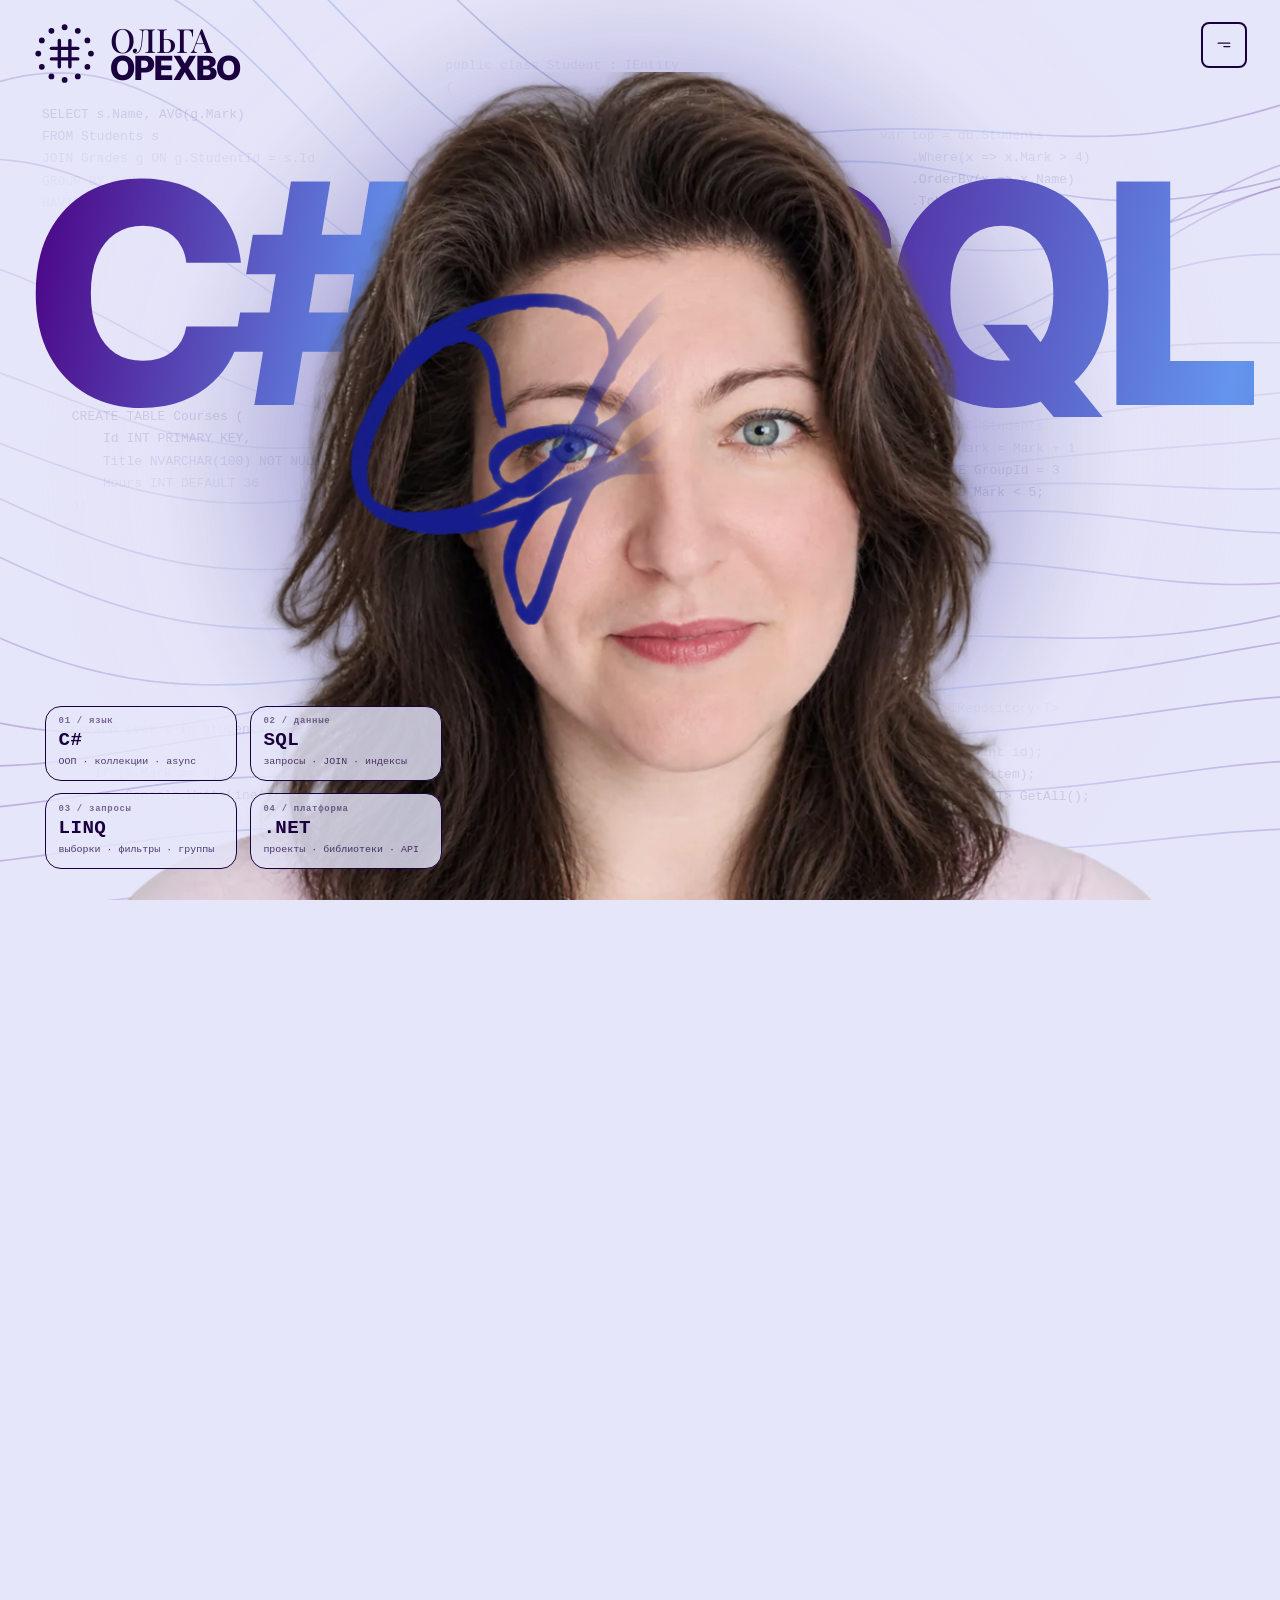
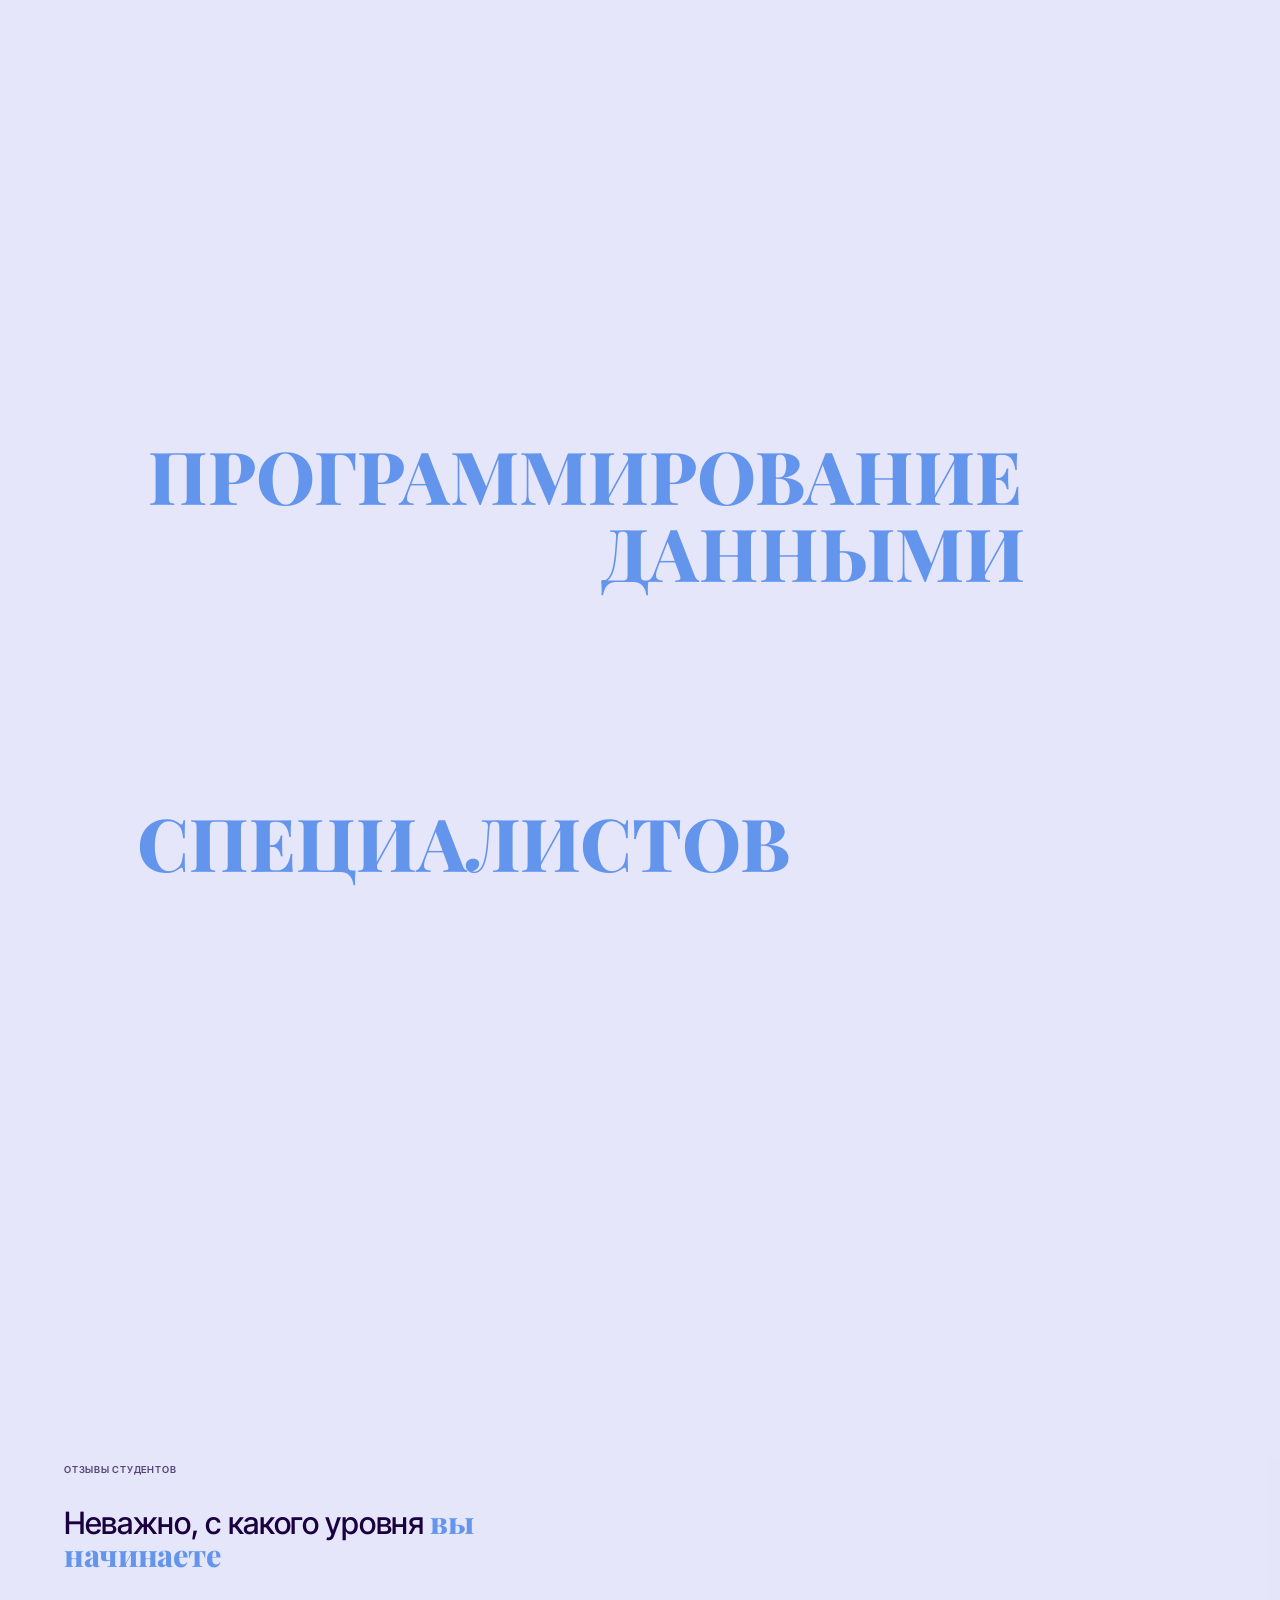
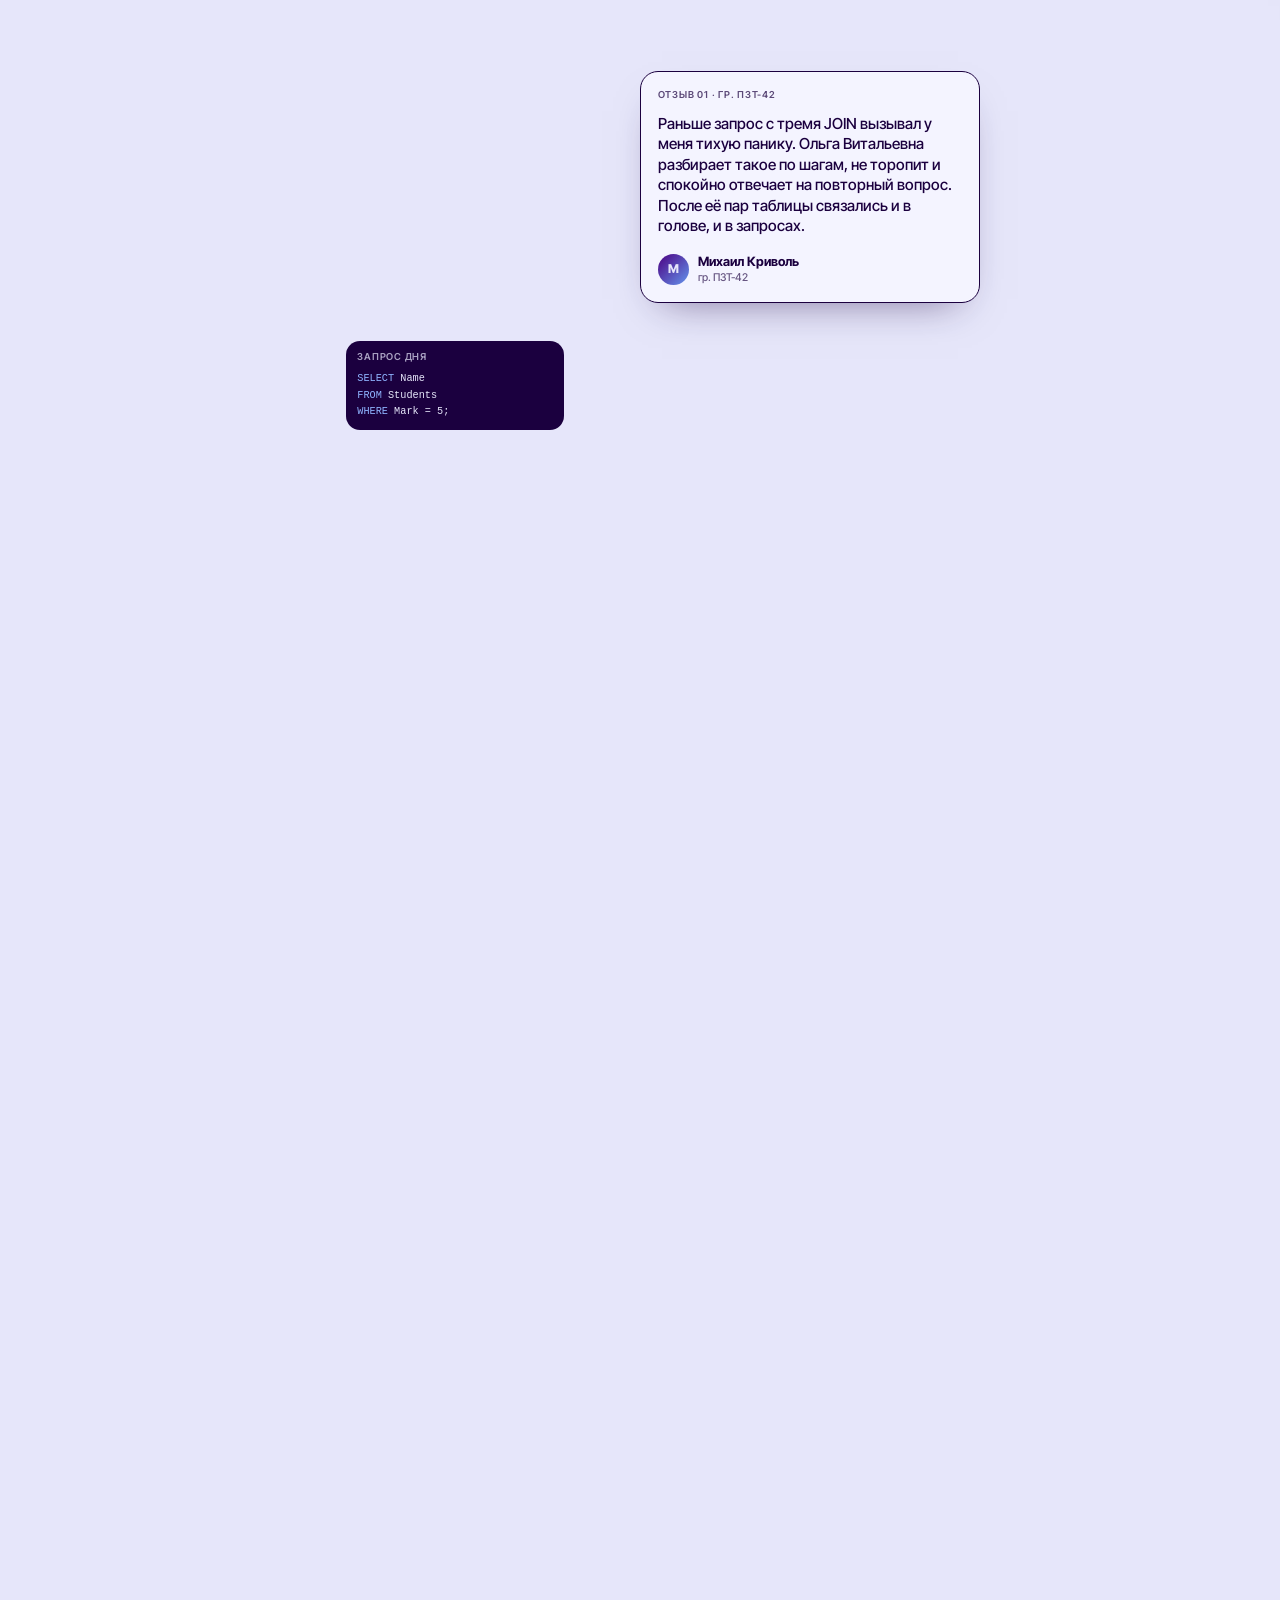
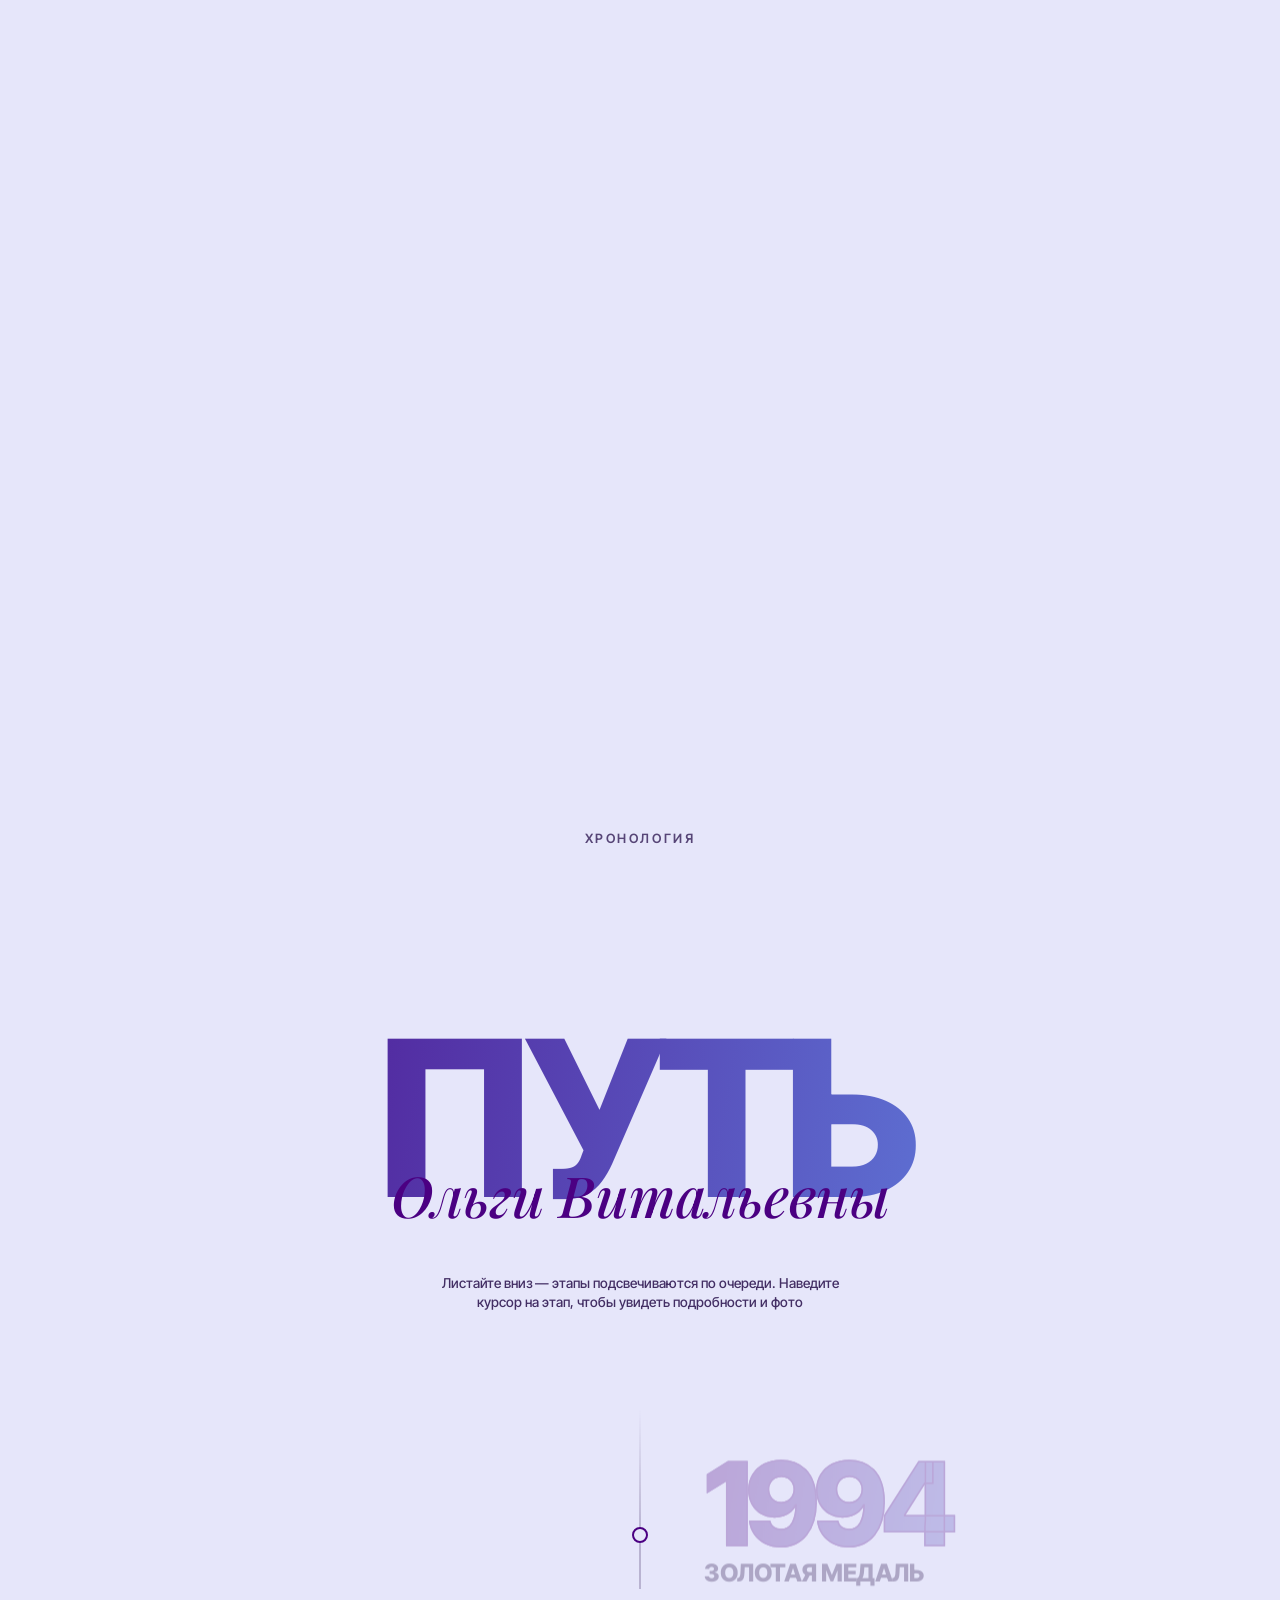
<file: index.html>
<!DOCTYPE html>
<html lang="ru">
<head>
<meta charset="utf-8">
<meta name="viewport" content="width=device-width, initial-scale=1, viewport-fit=cover">
<title>Орехво Ольга Витальевна — преподаватель C# и SQL</title>
<link rel="preconnect" href="https://fonts.googleapis.com"><link rel="preconnect" href="https://fonts.gstatic.com" crossorigin>
<link href="https://fonts.googleapis.com/css2?family=Inter+Tight:wght@500;700;800&family=Playfair+Display:wght@500;800&display=swap" rel="stylesheet">
<link rel="stylesheet" href="css/main.css">
<link href="https://fonts.googleapis.com/css2?family=Montserrat:ital,wght@0,600;0,800;1,600&display=swap" rel="stylesheet">
<link rel="stylesheet" href="footer/footer.css">
</head>
<body>
<canvas id="topo" aria-hidden="true"></canvas>
<div class="iri" aria-hidden="true"><i></i><i></i><i></i></div>

<header id="top">
  <a class="logo" href="#story" aria-label="Орехво Ольга Витальевна">
    <svg class="mark" viewBox="0 0 48 48" stroke="currentColor" stroke-width="2.6" stroke-linecap="round" fill="none" aria-hidden="true">
      <circle class="d" style="animation-delay:0.00s" cx="44.0" cy="24.0" r="2.2" fill="currentColor" stroke="none"/><circle class="d" style="animation-delay:0.25s" cx="41.3" cy="34.0" r="2.2" fill="currentColor" stroke="none"/><circle class="d" style="animation-delay:0.50s" cx="34.0" cy="41.3" r="2.2" fill="currentColor" stroke="none"/><circle class="d" style="animation-delay:0.75s" cx="24.0" cy="44.0" r="2.2" fill="currentColor" stroke="none"/><circle class="d" style="animation-delay:1.00s" cx="14.0" cy="41.3" r="2.2" fill="currentColor" stroke="none"/><circle class="d" style="animation-delay:1.25s" cx="6.7" cy="34.0" r="2.2" fill="currentColor" stroke="none"/><circle class="d" style="animation-delay:1.50s" cx="4.0" cy="24.0" r="2.2" fill="currentColor" stroke="none"/><circle class="d" style="animation-delay:1.75s" cx="6.7" cy="14.0" r="2.2" fill="currentColor" stroke="none"/><circle class="d" style="animation-delay:2.00s" cx="14.0" cy="6.7" r="2.2" fill="currentColor" stroke="none"/><circle class="d" style="animation-delay:2.25s" cx="24.0" cy="4.0" r="2.2" fill="currentColor" stroke="none"/><circle class="d" style="animation-delay:2.50s" cx="34.0" cy="6.7" r="2.2" fill="currentColor" stroke="none"/><circle class="d" style="animation-delay:2.75s" cx="41.3" cy="14.0" r="2.2" fill="currentColor" stroke="none"/>
      <path class="h" style="animation-delay:0s" d="M20 14v20" pathLength="100"/>
      <path class="h" style="animation-delay:.15s" d="M28 14v20" pathLength="100"/>
      <path class="h" style="animation-delay:.3s" d="M14 20h20" pathLength="100"/>
      <path class="h" style="animation-delay:.45s" d="M14 28h20" pathLength="100"/>
    </svg>
    <span class="nm"><b>Ольга</b><b>Орехво</b></span>
  </a>
  <div class="btns" id="hmenu">
    <nav class="drawer" id="drawer" aria-label="Разделы сайта">
      <a href="#story">Главная</a><a href="#about">Обо мне</a><a href="#reviews">Отзывы</a><a href="#timeline">Хронология</a><a href="#profile">Дисциплины</a><a href="#pupils">Ученики</a><a href="#gallery">Фотоальбом</a><a href="#voices">Коллеги</a><a href="#awards">Награды</a>
    </nav>
    <button class="btn menu" aria-label="Меню" aria-expanded="false" aria-controls="drawer"><svg viewBox="0 0 24 10" fill="none" stroke="currentColor" stroke-width="2.4" stroke-linecap="round"><path d="M2 2h20M12 8h10" stroke="#1B003F"/></svg></button>
  </div>
</header>

<section id="story">
  <div class="stage">
    <div class="marq" id="marq">
      <div class="row a" id="ra"></div>
      <div class="row b" id="rb"></div>
    </div>
    <div class="shot" id="shotbg"></div>
    <div class="hero" id="hero">
      <div class="big l">C#</div><div class="big r">SQL</div>
    </div>
    <div class="shot" id="shot">
      <img decoding="async" id="ph" alt="Преподаватель" src="images/embedded-01.webp">
    </div>
    <div class="hchips" id="hchips"><span class="chip"><i>01 / язык</i><b>C#</b><small>ООП · коллекции · async</small></span><span class="chip"><i>02 / данные</i><b>SQL</b><small>запросы · JOIN · индексы</small></span><span class="chip"><i>03 / запросы</i><b>LINQ</b><small>выборки · фильтры · группы</small></span><span class="chip"><i>04 / платформа</i><b>.NET</b><small>проекты · библиотеки · API</small></span></div>
    <svg class="sig" id="sig" viewBox="0 0 855 856">
      <defs><filter id="fat" x="-2%" y="-2%" width="104%" height="104%"><feMorphology operator="dilate" radius="2.6"/></filter><linearGradient id="wg" gradientUnits="userSpaceOnUse" x1="0" y1="0" x2="855" y2="0"><stop id="w1" offset="0" stop-color="#fff"/><stop id="w2" offset="0" stop-color="#000"/></linearGradient><mask id="sm" maskUnits="userSpaceOnUse" x="0" y="0" width="855" height="856"><rect width="855" height="856" fill="url(#wg)"/></mask></defs>
      <image href="images/embedded-02.png" width="855" height="856" mask="url(#sm)" filter="url(#fat)"/>
    </svg>
  </div>
</section>

<section id="about">
  <h2><em>Программирование</em> на C#, работа с <em>данными</em> на SQL, умение объяснять сложное простыми словами. Подготовка <em>специалистов</em>, которые пишут чистый код и&nbsp;проектируют базы, которым можно доверять</h2>
</section>

<section id="reviews" aria-label="Отзывы студентов">
  <div class="rstage">
    <div class="ri rint rtext" style="--x:.05;--y:15" data-d="1"><div class="rcap">Отзывы студентов</div><p>Неважно, с какого уровня <b>вы начинаете</b></p></div>
    <!-- Отзывы группы ПЗТ-42: тексты — черновики, каждый автор правит свой под себя. --x/--y — позиция на ПК, --xm/--ym — на телефоне (≤700px) -->
    <article class="ri rc" style="--x:0.50;--y:38;--xm:.2;--ym:52" data-d="1.05" data-dm="1"><div class="rcap">Отзыв 01 · гр. ПЗТ-42</div><q>Раньше запрос с тремя JOIN вызывал у меня тихую панику. Ольга Витальевна разбирает такое по шагам, не торопит и спокойно отвечает на повторный вопрос. После её пар таблицы связались и в голове, и в запросах.</q><div class="who"><i>М</i><span>Михаил Криволь<small>гр. ПЗТ-42</small></span></div></article>
    <article class="ri rc" style="--x:1.02;--y:10;--xm:1.05;--ym:11" data-d="1.0" data-dm="1"><div class="rcap">Отзыв 02 · гр. ПЗТ-42</div><q>Требовательная, это правда. Зато не делает вид, что всё очевидно, и разбирает ошибки до конца. На C# чужой код после её пар читать стало заметно проще.</q><div class="who"><i>И</i><span>Иван Нестеренко<small>гр. ПЗТ-42</small></span></div></article>
    <article class="ri rc" style="--x:1.46;--y:54;--xm:1.25;--ym:52" data-d="1.1" data-dm="1"><div class="rcap">Отзыв 03 · гр. ПЗТ-42</div><q>На КПиЯП C# сначала пугал: классы, наследование, всё сразу. Ольга Витальевна объясняет спокойно и на примерах, и в какой-то момент я поймала себя на том, что сама понимаю, что пишу.</q><div class="who"><i>Е</i><span>Екатерина Овсяник<small>гр. ПЗТ-42</small></span></div></article>
    <article class="ri rc rbig" style="--x:1.92;--y:14;--xm:2.05;--ym:11" data-d="0.95" data-dm="1" data-cap="Отзыв студентки" data-name="Виктория Машуто" data-sub="гр. ПЗТ-42" data-full="Занятия с Ольгой Витальевной — это мощный баланс теории и практики в сфере C# и баз данных. Но главное — это её невероятная вовлеченность. Как настоящий наставник, она искренне болеет за мой результат на ProfSkills и помогает справляться со всеми трудностями подготовки. Очень ценю её поддержку и безумно рада была работать над разработкой этого сайта!"><div class="rcap">Отзыв 04 · гр. ПЗТ-42</div><q>Занятия с Ольгой Витальевной — это мощный баланс теории и практики в сфере C# и баз данных. Но главное — это её невероятная вовлеченность…</q><button type="button" class="rmore" data-open="rmodal">Читать подробнее →</button><div class="who"><i>В</i><span>Виктория Машуто<small>гр. ПЗТ-42</small></span></div></article>
    <article class="ri rc rbig" style="--x:2.4;--y:42;--xm:2.2;--ym:52" data-d="1.0" data-dm="1"><div class="rcap">Отзыв 05 · выпускник 2017 г.</div><q>Об Ольге Витальевне у меня остались исключительно тёплые и положительные воспоминания. Это не только замечательный преподаватель, который умеет заинтересовать своим предметом…</q><button type="button" class="rmore" data-open="rmodal">Читать подробнее →</button><div class="who"><i>Д</i><span>Денис Чеберачко<small>выпускник · WorldSkills</small></span></div></article>
    <!-- Отзывы группы ПЗТ-44 -->
    <article class="ri rc rbig" style="--x:3.0;--y:12;--xm:3.05;--ym:11" data-d="1.0" data-dm="1" data-cap="Отзыв студента" data-name="Панько Д.М." data-sub="гр. ПЗТ-44" data-full="Хочу выразить благодарность Ольге Витальевне за качественное преподавание. Материал она объясняет понятно и последовательно, всегда готова ответить на вопросы и разобрать сложные моменты ещё раз. На занятиях спокойная и доброжелательная атмосфера, а требования к работам чёткие и справедливые. Видно, что Ольге Витальевне важно, чтобы студенты действительно разобрались в предмете. Спасибо за терпение, поддержку и интересные занятия!"><div class="rcap">Отзыв 06 · гр. ПЗТ-44</div><q>Хочу выразить благодарность Ольге Витальевне за качественное преподавание. Материал она объясняет понятно и последовательно…</q><button type="button" class="rmore" data-open="rmodal">Читать подробнее →</button><div class="who"><i>Д</i><span>Панько Д.М.<small>гр. ПЗТ-44</small></span></div></article>
    <article class="ri rc rbig" style="--x:3.45;--y:46;--xm:3.3;--ym:52" data-d="1.05" data-dm="1" data-cap="Отзыв студента" data-name="Зименков И.С." data-sub="гр. ПЗТ-44" data-full="Ольга Витальевна — просто золотой человек и преподаватель от бога. С ней максимально комфортно учиться: она никогда не давит, не нудит, а объясняет всё нормальным, человеческим языком. На уроках всегда приятная атмосфера, нет этого вечного страха сделать ошибку. Она видит в каждом из нас личность, всегда выслушает и поддерживает, если что-то не получается. К такому учителю реально хочется ходить на занятия!"><div class="rcap">Отзыв 07 · гр. ПЗТ-44</div><q>Ольга Витальевна — просто золотой человек и преподаватель от бога. С ней максимально комфортно учиться: она никогда не давит, не…</q><button type="button" class="rmore" data-open="rmodal">Читать подробнее →</button><div class="who"><i>И</i><span>Зименков И.С.<small>гр. ПЗТ-44</small></span></div></article>
    <article class="ri rc" style="--x:3.9;--y:16;--xm:4.05;--ym:11" data-d="0.95" data-dm="1"><div class="rcap">Отзыв 08 · гр. ПЗТ-44</div><q>Спасибо Ольге Витальевне за её доброту и терпение! Она никогда не ругает за ошибки, а наоборот — помогает и поддерживает. С ней хочется учиться, и C# уже не кажется таким сложным. Очень вам благодарна!</q><div class="who"><i>Н</i><span>Малиновская Н.А.<small>гр. ПЗТ-44</small></span></div></article>
    <article class="ri rc" style="--x:4.35;--y:50;--xm:4.15;--ym:52" data-d="1.1" data-dm="1"><div class="rcap">Отзыв 09 · гр. ПЗТ-44</div><q>Ольга Витальевна — замечательный учитель. Объясняет понятно, помогает, если что-то не понимаешь. На уроках спокойно, можно не бояться отвечать. Спасибо вам большое!</q><div class="who"><i>В</i><span>Куличёв В.В.<small>гр. ПЗТ-44</small></span></div></article>
    <article class="ri rc rbig" style="--x:4.8;--y:10;--xm:5.05;--ym:11" data-d="1.0" data-dm="1" data-cap="Отзыв студента" data-name="Белько В.В." data-sub="гр. ПЗТ-44" data-full="Огромное спасибо Ольге Витальевне за то, что сложный и объёмный C# стал для меня понятным и интересным! Благодаря её объяснениям даже самые запутанные темы наконец-то уложились в голове, и программирование перестало казаться чем-то недостижимым."><div class="rcap">Отзыв 10 · гр. ПЗТ-44</div><q>Огромное спасибо Ольге Витальевне за то, что сложный и объёмный C# стал для меня понятным и интересным! Благодаря её объяснениям…</q><button type="button" class="rmore" data-open="rmodal">Читать подробнее →</button><div class="who"><i>В</i><span>Белько В.В.<small>гр. ПЗТ-44</small></span></div></article>
    <article class="ri rc" style="--x:5.25;--y:44;--xm:5.0;--ym:52" data-d="1.05" data-dm="1"><div class="rcap">Отзыв 11 · гр. ПЗТ-44</div><q>Ольга Витальевна — очень интересный и терпеливый преподаватель. Её лекции никогда не бывают скучными. И благодаря ей я поняла, что C# — это не так страшно, как казалось. Спасибо ей большое!</q><div class="who"><i>Д</i><span>Брезина Д.А.<small>гр. ПЗТ-44</small></span></div></article>
    <!-- Отзыв выпускницы ПЗТ-40 -->
    <article class="ri rc rbig" style="--x:5.6;--y:12;--xm:6.0;--ym:52" data-d="1.0" data-dm="1" data-cap="Отзыв выпускницы" data-name="Дарья Крагель" data-sub="выпускница ПЗТ-40" data-full="Замечательный преподаватель, который действительно переживает за учащихся и делает всё, чтобы мы поняли материал. И лекции, и лабораторные с практическими всегда проходили интересно. Спасибо за человеческое отношение и помощь в учебе!"><div class="rcap">Отзыв 12 · выпускница ПЗТ-40</div><q>Замечательный преподаватель, который действительно переживает за учащихся и делает всё, чтобы мы поняли материал. И лекции, и лабораторные…</q><button type="button" class="rmore" data-open="rmodal">Читать подробнее →</button><div class="who"><i>Д</i><span>Дарья Крагель<small>выпускница ПЗТ-40</small></span></div></article>
    <!-- доп. карточки с кодом для лент ПЗТ-44 (на телефоне скрыты) -->
    <div class="ri rcode" style="--x:2.72;--y:14" data-d="1.0" aria-hidden="true"><span class="rcap">терпение</span><em>while</em> (!understood)
  Explain();</div>
    <div class="ri rcode" style="--x:3.05;--y:74" data-d="1.0" aria-hidden="true"><span class="rcap">запрос дня</span><em>INSERT INTO</em> Reviews
<em>VALUES</em> ('Спасибо!');</div>
    <div class="ri rcode" style="--x:3.45;--y:8" data-d="1.0" aria-hidden="true"><span class="rcap">на каждой паре</span><em>foreach</em> (<em>var</em> s <em>in</em> students)
  s.Learn();</div>
    <div class="ri rcode" style="--x:3.95;--y:74" data-d="1.0" aria-hidden="true"><span class="rcap">если не понял</span><em>try</em> { Learn(); }
<em>catch</em> { Ask(); }</div>
    <div class="ri rcode" style="--x:4.35;--y:8" data-d="1.0" aria-hidden="true"><span class="rcap">сколько нас</span><em>SELECT</em> <em>COUNT</em>(*)
<em>FROM</em> Thanks;</div>
    <div class="ri rcode" style="--x:4.8;--y:74" data-d="1.0" aria-hidden="true"><span class="rcap">на защите</span><em>if</em> (understood)
  mark = 5;</div>
    <div class="ri rcode" style="--x:5.25;--y:8" data-d="1.0" aria-hidden="true"><span class="rcap">git</span>git commit -m
  "Всё получилось"</div>
    <div class="ri rcode" style="--x:0.27;--y:68" data-d="0.9" aria-hidden="true"><span class="rcap">запрос дня</span><em>SELECT</em> Name
<em>FROM</em> Students
<em>WHERE</em> Mark = 5;</div>
    <div class="ri rcode" style="--x:1.12;--y:76" data-d="1.1" aria-hidden="true"><span class="rcap">на каждой паре</span>students
  .<em>Where</em>(s => s.Mark > 4)
  .<em>ToList</em>();</div>
    <div class="ri rcode" style="--x:2.15;--y:72" data-d="1.15" aria-hidden="true"><span class="rcap">итог</span><em>Console</em>.WriteLine(
  "Спасибо!");</div>
  </div>
</section>

<!-- Хронология: данные из характеристик и грамот. Чтобы добавить фото — замените <figure class="tlimg"><b>..</b><em>..</em></figure> на <figure class="tlimg"><img decoding="async" class="doc" src="images/..."></figure> -->
<section id="timeline" aria-label="Хронология">
  <div class="tstage">
    <div class="ttrack" id="ttrack">
      <div class="tline"><i id="tfill"></i></div>
      <article class="tli tlt" style="--k:0"><div class="tcap">Хронология</div><h2>Путь <em>Ольги Витальевны</em></h2><p>Листайте вниз — этапы подсвечиваются по очереди. Наведите курсор на этап, чтобы увидеть подробности и фото</p></article>
    <article class="tli r" style="--k:1;--c1:#4B0082;--c2:#6495ED" tabindex="0">
      <div class="tlb"><span class="tly">1994</span><h3>Золотая медаль</h3><p class="tls">Школа №9</p><div class="tld"><p>Ещё в школе проявляла интерес к точным наукам: окончила её в 1994 году с золотой медалью и выбрала специальность «Математика. Прикладная математика» в Гродненском государственном университете имени Янки Купалы.</p></div></div>
      <figure class="tlimg"><b>1994</b><em>Золотая медаль · 1994</em></figure>
      <i class="tldot"></i>
    </article>
    <article class="tli l" style="--k:2;--c1:#191970;--c2:#6495ED" tabindex="0">
      <div class="tlb"><span class="tly">1999</span><h3>Университет и колледж</h3><p class="tls">ГрГУ имени Янки Купалы → Гродненский государственный политехнический колледж</p><div class="tld"><p>Окончила ГрГУ имени Янки Купалы («Математик. Преподаватель математики») и в том же году — институт повышения образования при ГрГУ («Математик-программист»). С июля 1999 года работает в Гродненском государственном политехническом колледже: сначала совместителем, с 1 сентября 2000 — штатным преподавателем спецдисциплин.</p></div></div>
      <figure class="tlimg"><img decoding="async" class="ph" src="images/univ-old.jpg" alt="Студенческие годы" loading="lazy"></figure>
      <i class="tldot"></i>
    </article>
    <article class="tli r" style="--k:3;--c1:#4B0082;--c2:#8FB4FF" tabindex="0">
      <div class="tlb"><span class="tly">2006</span><h3>Почётная грамота</h3><p class="tls">К 50-летию колледжа</p><div class="tld"><p>Ноябрь 2006: Почётная грамота за добросовестное и творческое отношение к работе в связи с 50-летием со дня основания колледжа.</p></div></div>
      <figure class="tlimg"><img decoding="async" class="doc" src="images/pochetnaya-gramota-2006.jpg" alt="Почётная грамота · 2006" loading="lazy"></figure>
      <i class="tldot"></i>
    </article>
    <article class="tli l" style="--k:4;--c1:#27006B;--c2:#6495ED" tabindex="0">
      <div class="tlb"><span class="tly">2009</span><h3>Признание коллег</h3><p class="tls">Методические конкурсы колледжа</p><div class="tld"><p>Февраль 2009: диплом III степени — победитель мониторинга качества преподавания в колледже, и грамота от коллектива группы ПЗТ-2.15. Июль 2009: благодарственное письмо директора за методическую помощь начинающим преподавателям. Ещё раньше, в октябре 2007, — диплом II степени конкурса методических разработок «Открытый урок».</p></div></div>
      <figure class="tlimg"><img decoding="async" class="doc" src="images/diplom-2009-monitoring.jpg" alt="Диплом · 2009" loading="lazy"></figure>
      <i class="tldot"></i>
    </article>
    <article class="tli r" style="--k:5;--c1:#191970;--c2:#8FB4FF" tabindex="0">
      <div class="tlb"><span class="tly">2011</span><h3>Грамота облисполкома</h3><p class="tls">Награда управления образования</p><div class="tld"><p>4 ноября 2011 — Почётная грамота управления образования Гродненского облисполкома за многолетнюю плодотворную работу и успехи в профессиональной деятельности. Соавтор типового учебного плана специальности 2-40 01 01 «Программное обеспечение информационных технологий». К 2011 году — преподаватель первой категории.</p></div></div>
      <figure class="tlimg"><img decoding="async" class="doc" src="images/gramota-uprobr-2011.jpg" alt="Почётная грамота управления образования · 2011" loading="lazy"></figure>
      <i class="tldot"></i>
    </article>
    <article class="tli l" style="--k:6;--c1:#4B0082;--c2:#6495ED" tabindex="0">
      <div class="tlb"><span class="tly">2013</span><h3>Эксперт по аккредитации</h3><p class="tls">Департамент контроля качества образования</p><div class="tld"><p>Принимает участие в работе Департамента контроля качества образования по аккредитации ЧУО «Колледж бизнеса и права».</p></div></div>
      <figure class="tlimg"><b>2013</b><em>Контроль качества</em></figure>
      <i class="tldot"></i>
    </article>
    <article class="tli r" style="--k:7;--c1:#191970;--c2:#6495ED" tabindex="0">
      <div class="tlb"><span class="tly">2016</span><h3>WorldSkills Belarus</h3><p class="tls">Первая медаль ученика</p><div class="tld"><p>Май 2016: Д. Чеберачко — серебряный призёр II Республиканского конкурса «WorldSkills Belarus – 2016» по компетенции «Программные решения для бизнеса». Ольга Витальевна — эксперт этой компетенции, ей вручён диплом эксперта конкурса. 3 ноября 2016 — Грамота Министерства образования Республики Беларусь за многолетнюю плодотворную педагогическую деятельность, успехи в обучении и воспитании подрастающего поколения.</p></div></div>
      <figure class="tlimg"><img decoding="async" class="doc" src="images/gramota-minobr-2016.jpg" alt="Ганаровая грамата Міністэрства адукацыі Рэспублікі Беларусь · 2016" loading="lazy"></figure>
      <i class="tldot"></i>
    </article>
    <article class="tli l" style="--k:8;--c1:#4B0082;--c2:#8FB4FF" tabindex="0">
      <div class="tlb"><span class="tly">2017</span><h3>От Гродно до Абу-Даби</h3><p class="tls">Россия, Китай, ОАЭ и премия Президента</p><div class="tld"><p>Май 2017: серебро Д. Чеберачко в финале WorldSkills Russia в Краснодаре и участие в Евразийском чемпионате. Июнь — China International Skills Competition. Октябрь — 44-й чемпионат мира WorldSkills в Абу-Даби. Дипломы «Арт-Портала».</p> <p> Для Ольги Витальевны этот год особенный — третья премия специального фонда Президента Республики Беларусь за вклад в развитие способностей одарённых учащихся (по итогам 2016/2017 учебного года) и Почётная грамота Гродненского облисполкома (август 2017).</p></div></div>
      <figure class="tlimg"><img decoding="async" class="doc" src="images/svidetelstvo-premiya-prezidenta-2017.jpg" alt="Свидетельство о награждении третьей премией · 2017" loading="lazy"></figure>
      <i class="tldot"></i>
    </article>
    <article class="tli r" style="--k:9;--c1:#27006B;--c2:#8FB4FF" tabindex="0">
      <div class="tlb"><span class="tly">2018</span><h3>Эксперт конкурсов</h3><p class="tls">WorldSkills Belarus и Profskills Belarus</p><div class="tld"><p>Ольга Витальевна выступала экспертом по компетенции «Программные решения для бизнеса»: диплом эксперта II конкурса WorldSkills Belarus – 2016, сертификат эксперта III конкурса WorldSkills Belarus – 2018 (Минск) и сертификат эксперта V конкурса Profskills Belarus – 2023.</p></div></div>
      <figure class="tlimg"><img decoding="async" class="ph" src="images/ws2018-gruppa.jpg" alt="WorldSkills Belarus 2018: эксперты и участники компетенции" loading="lazy" style="object-position:50% 45%"></figure>
      <i class="tldot"></i>
    </article>
    <article class="tli l" style="--k:10;--c1:#27006B;--c2:#6495ED" tabindex="0">
      <div class="tlb"><span class="tly">2019</span><h3>Новые призёры</h3><p class="tls">WorldSkills 2019–2020</p><div class="tld"><p>Май и декабрь 2019: В. Десятов, Д. Альхимович и А. Лисовский — призёры первичных этапов конкурса по стандартам WorldSkills. Май 2020: В. Десятов — 3 место в областном этапе «WorldSkills Belarus – 2020». В 2020 году — дипломы областного «ТехноМарафона» у Д. Дикляевой, Д. Врублевского и А. Зайцева.</p></div></div>
      <figure class="tlimg"><img decoding="async" class="ph" src="images/ws2020-oblast-diplomy.jpg" alt="Областной этап WorldSkills Belarus – 2020: дипломы учеников" loading="lazy" style="object-position:50% 35%"></figure>
      <i class="tldot"></i>
    </article>
    <article class="tli r" style="--k:11;--c1:#191970;--c2:#8FB4FF" tabindex="0">
      <div class="tlb"><span class="tly">2021</span><h3>«ИТ-Планета» и благодарность</h3><p class="tls">Международная олимпиада в сфере ИКТ</p><div class="tld"><p>К. Канабай — 3 место в конкурсе «DataArt IT Contest» олимпиады «ИТ-Планета 2020/21» и диплом I степени BIT-CUP 2021 (БГУИР) в конкурсе «Программирование на .NET», а также I место в конкурсе «Web-технологии» «ТехноМарафона 2.1». Студенты колледжа участвовали в отборочных этапах «ИТ-Планета 2020/21» по базам данных Oracle и DataArt. Ольга Витальевна отмечена благодарственной грамотой за подготовку учащихся. В 2021 году — она рецензент типовой учебной программы по «Базам данных и СУБД», коллектив колледжа рекомендовал её к награждению Почётной грамотой Министерства образования.</p></div></div>
      <figure class="tlimg"><img decoding="async" class="doc" src="images/gramota-itplaneta-2021.jpg" alt="Благодарственная грамота · 2021" loading="lazy"></figure>
      <i class="tldot"></i>
    </article>
    <article class="tli l" style="--k:12;--c1:#191970;--c2:#8FB4FF" tabindex="0">
      <div class="tlb"><span class="tly">2023</span><h3>Эксперт и наставник</h3><p class="tls">Profskills Belarus, «ИТ-Планета 2023», аккредитация</p><div class="tld"><p>2023: сертификат эксперта V Республиканского конкурса Profskills Belarus – 2023 по компетенции «Программные решения для бизнеса» (Минск). Февраль 2023: ученики А. Феклин, Н. Фурман и Е. Якусик — участники олимпиады по экономическим и IT-дисциплинам (ГрГУ имени Янки Купалы). В 2023 году — эксперт по аккредитации в колледже технологий и дизайна. Март 2023: К. Канабай выполнил задание компании SimbirSoft на 92 % в первом этапе Международной олимпиады «ИТ-Планета 2023», а в апреле — на 96 % во втором.</p></div></div>
      <figure class="tlimg"><img decoding="async" class="ph" src="images/profskills2023-uchastnik.jpg" alt="Работа с участником конкурса, 2023" loading="lazy" style="object-position:50% 30%"></figure>
      <i class="tldot"></i>
    </article>
    <article class="tli r" style="--k:13;--c1:#4B0082;--c2:#6495ED" tabindex="0">
      <div class="tlb"><span class="tly">2024</span><h3>Наставничество</h3><p class="tls">«ИТ-Планета» и «Профессионалы»</p><div class="tld"><p>Благодарственная грамота АНО ЦРИТ «ИТ-Планета» (Москва) за значимый вклад в развитие личных и профессиональных навыков у обучающихся и многолетнее наставничество. Сертификат эксперта-наставника регионального этапа Чемпионата «Профессионалы» (Новосибирская область, 2024) по компетенции «Программные решения для бизнеса»; ученик В. Сырель — сертификат участника этого этапа.</p></div></div>
      <figure class="tlimg"><img decoding="async" class="doc" src="images/gramota-itplaneta-2024.jpg" alt="Благодарственная грамота «ИТ-Планета» · 2024" loading="lazy"></figure>
      <i class="tldot"></i>
    </article>
    <article class="tli l" style="--k:14;--c1:#4B0082;--c2:#6495ED" tabindex="0">
      <div class="tlb"><span class="tly">2025</span><h3>IT-Плеханов Cup</h3><p class="tls">Победа ученика</p><div class="tld"><p>Апрель 2025: А. Стельмашук — 1 место в IV финале марафона IT-Плеханов Cup, наставнику — благодарность. Участники финала — А. Стельмашук и А. Петько (гр. ПЗТ-40), в отборочном этапе — ещё и Е. Гейдель. Февраль 2025: К. Лапутько и В. Микуцевич — дипломы областного этапа VI Республиканского конкурса.</p></div></div>
      <figure class="tlimg"><img decoding="async" class="ph" src="images/rea-students.jpg" alt="У РЭУ имени Плеханова" loading="lazy"></figure>
      <i class="tldot"></i>
    </article>
    <article class="tli r" style="--k:15;--c1:#191970;--c2:#6495ED" tabindex="0">
      <div class="tlb"><span class="tly">2026</span><h3>Сегодня</h3><p class="tls">Гродненский государственный политехнический колледж</p><div class="tld"><p>Преподаватель высшей категории: программирование, базы данных, компьютерные сети. Готовит учащихся к Profskills и олимпиадам и по-прежнему учится сама. Февраль 2026: X олимпиада по экономическим и IT-дисциплинам (ГрГУ имени Янки Купалы) — А. Кот (1 место), Д. Крагель (2 место), В. Уланович (3 место), команда — 3 место в Гранд Финале; Ольге Витальевне вручена благодарность за подготовку участников.</p></div></div>
      <figure class="tlimg"><img decoding="async" id="tlph" alt="Орехво Ольга Витальевна"></figure>
      <i class="tldot"></i>
    </article>
    </div>
  </div>
</section>

<section id="profile" aria-label="О преподавателе">
  <div class="pf">
    <figure><img decoding="async" src="images/portrait.jpg" alt="Орехво Ольга Витальевна" loading="lazy"><figcaption>Преподаватель высшей категории</figcaption></figure>
    <div class="sh"><span class="acap">О преподавателе</span><h2>Чему<span>учит</span></h2>
      <ol class="disc"><li>Основы алгоритмизации и программирования</li><li>Базы данных и системы управления базами данных</li><li>Конструирование программ и языки программирования</li><li>Компьютерные сети</li></ol>
      <p class="pf-note">Автор учебно-методических комплексов и учебных программ по этим предметам, одна из разработчиков типового учебного плана специальности «Программное обеспечение информационных технологий», в 2021 году — рецензент типовой программы по базам данных.</p>
    </div>
  </div>
  <div class="stats">
    <div class="st"><b data-years="1999">27</b><span>лет в одном колледже<br>(с июля 1999)</span></div>
    <div class="st"><b>2</b><span>высших образования</span></div>
    <div class="st"><b>5</b><span>курсов и тренингов<br>2003 · 2006 · 2011 · 2024 · 2025</span></div>
    <div class="st"><b>26</b><span>учеников-призёров<br>и участников в этих документах</span></div>
  </div>
</section>
<section id="pupils" aria-label="Ученики-призёры">
  <div class="sh"><span class="acap">Ученики-призёры</span><h2 data-letters>Победы<em>учеников</em></h2></div>
  <div class="pchips" id="pchips" role="group" aria-label="Фильтр по наградам">
    <button type="button" class="pchip" data-f="all" aria-pressed="true">Все <small></small></button>
    <button type="button" class="pchip" data-f="1" aria-pressed="false">1 степени <small></small></button>
    <button type="button" class="pchip" data-f="2" aria-pressed="false">2 степени <small></small></button>
    <button type="button" class="pchip" data-f="3" aria-pressed="false">3 степени <small></small></button>
    <button type="button" class="pchip" data-f="part" aria-pressed="false">Участие <small></small></button>
    <button type="button" class="pchip" data-f="cert" aria-pressed="false">Сертификаты <small></small></button>
  </div>
  <div class="plw" id="plw"><div class="rail" aria-hidden="true"><i class="rf"></i><b class="rd"></b></div>
  <ol class="pl">
<li data-cat="2" data-img="images/diplom-cheberachko-2016.jpg" tabindex="0"><span class="y">2016</span><span class="n">Д. Чеберачко</span><span class="w">WorldSkills Belarus – 2016 · «Программные решения для бизнеса»</span><span class="bdg" data-p="silver" data-b="1">Серебро</span></li>
<li data-cat="2" data-img="images/diplom-cheberachko-russia-2017.jpg" tabindex="0"><span class="y">2017</span><span class="n">Д. Чеберачко</span><span class="w">WorldSkills Russia · финал V Национального чемпионата «Молодые профессионалы»</span><span class="bdg" data-p="silver" data-b="1">Серебро</span></li>
<li data-cat="part" data-img="images/sertifikat-cheberachko-china-2017.jpg" tabindex="0"><span class="y">2017</span><span class="n">Д. Чеберачко</span><span class="w">China International Skills Competition 2017, Сучжоу (КНР)</span><span class="bdg" data-p="part" data-b="0">Участие</span></li>
<li data-cat="part" data-img="images/sertifikat-cheberachko-abudhabi-2017.jpg" tabindex="0"><span class="y">2017</span><span class="n">Д. Чеберачко</span><span class="w">WorldSkills Abu Dhabi 2017 · 44-й чемпионат мира, компетенция IT Software Solutions for Business (ОАЭ)</span><span class="bdg" data-p="part" data-b="0">Участие</span></li>
<li data-cat="2" tabindex="0"><span class="y">2017</span><span class="n">К. Жабровец</span><span class="w">«Арт-Портал» · номинация «Рекламный ролик»</span><span class="bdg" data-p="silver" data-b="0">Диплом II ст.</span></li>
<li data-cat="2" tabindex="0"><span class="y">2017</span><span class="n">Д. Чеберачко, В. Коршунов</span><span class="w">«Арт-Портал» · номинация «Фоторабота»</span><span class="bdg" data-p="silver" data-b="0">Диплом II ст.</span></li>
<li data-cat="1" data-img="images/diplom-desyatov-2019-05.jpg images/diplom-desyatov-2019-12.jpg" tabindex="0"><span class="y">2019</span><span class="n">В. Десятов</span><span class="w">Первичные этапы WorldSkills Belarus (май и декабрь)</span><span class="bdg" data-p="gold" data-b="0">Дипломы I ст.</span></li>
<li data-cat="cert" data-img="images/sertifikat-desyatov-2019.jpg" tabindex="0"><span class="y">2019</span><span class="n">В. Десятов</span><span class="w">Первичный этап IV Республиканского конкурса «WorldSkills Belarus 2020» · 6–7 декабря 2019</span><span class="bdg" data-p="part" data-b="0">Сертификат</span></li>
<li data-cat="2 3" data-img="images/diplom-alhimovich-2019-12.jpg" tabindex="0"><span class="y">2019</span><span class="n">Д. Альхимович</span><span class="w">Первичные этапы WorldSkills Belarus (май и декабрь)</span><span class="bdg" data-p="sb" data-b="0">Дипломы II и III ст.</span></li>
<li data-cat="2 3" data-img="images/diplom-lisovsky-2019-12.jpg" tabindex="0"><span class="y">2019</span><span class="n">А. Лисовский</span><span class="w">Первичные этапы WorldSkills Belarus (май и декабрь)</span><span class="bdg" data-p="sb" data-b="0">Дипломы III и II ст.</span></li>
<li data-cat="part" data-img="images/diplom-alhimovich-2020-oblast.jpg" tabindex="0"><span class="y">2020</span><span class="n">Д. Альхимович</span><span class="w">Областной этап WorldSkills Belarus – 2020</span><span class="bdg" data-p="part" data-b="0">Диплом участника</span></li>
<li data-cat="3" data-img="images/diplom-desyatov-2020-oblast.jpg" tabindex="0"><span class="y">2020</span><span class="n">В. Десятов</span><span class="w">Областной этап WorldSkills Belarus – 2020</span><span class="bdg" data-p="bronze" data-b="1">3 место</span></li>
<li data-cat="1" data-img="images/diplom-diklyaeva-technomarafon-2020.jpg" tabindex="0"><span class="y">2020</span><span class="n">Д. Дикляева</span><span class="w">«ТехноМарафон 2.0» · online-конкурс «Хочу в IT. Тестировщик»</span><span class="bdg" data-p="gold" data-b="0">Диплом I ст.</span></li>
<li data-cat="2" data-img="images/diplom-vrublevsky-testirovshchik-2020.jpg" tabindex="0"><span class="y">2020</span><span class="n">Д. Врублевский</span><span class="w">«ТехноМарафон 2.0» · online-конкурс «Хочу в IT. Тестировщик»</span><span class="bdg" data-p="silver" data-b="0">Диплом II ст.</span></li>
<li data-cat="1 2" data-img="images/diplom-zaytsev-mozgomatika-2020.jpg images/diplom-zaytsev-testirovshchik-2020.jpg" tabindex="0"><span class="y">2020</span><span class="n">А. Зайцев</span><span class="w">«ТехноМарафон» · «МозгоМатика» (I место); «Хочу в IT. Тестировщик» (II место)</span><span class="bdg" data-p="gs" data-b="0">Дипломы I и II ст.</span></li>
<li data-cat="1" data-img="images/diplom-kanabay-web-2021.jpg" tabindex="0"><span class="y">2021</span><span class="n">К. Канабай</span><span class="w">«ТехноМарафон 2.1» · конкурс «Web-технологии»</span><span class="bdg" data-p="gold" data-b="0">Диплом I ст.</span></li>
<li data-cat="3" data-img="images/diplom-morozova-2021.jpg" tabindex="0"><span class="y">2021</span><span class="n">А. Морозова</span><span class="w">«ТехноМарафон 2.1» · «Математика в картинках»</span><span class="bdg" data-p="bronze" data-b="0">Диплом III ст.</span></li>
<li data-cat="3" data-img="images/diplom-kanabay-2021.jpg" tabindex="0"><span class="y">2021</span><span class="n">К. Канабай</span><span class="w">«DataArt IT Contest» · олимпиада «ИТ-Планета 2020/21»</span><span class="bdg" data-p="bronze" data-b="1">3 место</span></li>
<li data-cat="1" data-img="images/diplom-kanabay-bitcup-2021.jpg" tabindex="0"><span class="y">2021</span><span class="n">К. Канабай</span><span class="w">BIT-CUP 2021 (БГУИР) · конкурс «Программирование на .NET»</span><span class="bdg" data-p="gold" data-b="0">Диплом I ст.</span></li>
<li data-cat="cert" data-img="images/sertifikat-kanabay-oracle-1-2021.jpg images/sertifikat-kanabay-oracle-2-2021.jpg images/sertifikat-kanabay-dataart-1-2021.jpg images/sertifikat-kanabay-dataart-2-2021.jpg" tabindex="0"><span class="y">2021</span><span class="n">К. Канабай</span><span class="w">«ИТ-Планета 2020/21» · «Базы данных Oracle» и «DataArt IT Contest» · первый и второй отборочные этапы</span><span class="bdg" data-p="part" data-b="0">Сертификаты</span></li>
<li data-cat="cert" data-img="images/sertifikat-antoshchenko-oracle-1-2021.jpg" tabindex="0"><span class="y">2021</span><span class="n">М. Антощенко</span><span class="w">«ИТ-Планета 2020/21» · «Базы данных Oracle» · первый отборочный этап</span><span class="bdg" data-p="part" data-b="0">Сертификат</span></li>
<li data-cat="cert" data-img="images/sertifikat-savanets-dataart-1-2021.jpg" tabindex="0"><span class="y">2021</span><span class="n">Т. Саванец</span><span class="w">«ИТ-Планета 2020/21» · «DataArt IT Contest» · первый отборочный этап</span><span class="bdg" data-p="part" data-b="0">Сертификат</span></li>
<li data-cat="cert" data-img="images/sertifikat-chekanov-dataart-1-2021.jpg" tabindex="0"><span class="y">2021</span><span class="n">В. Чеканов</span><span class="w">«ИТ-Планета 2020/21» · «DataArt IT Contest» · первый отборочный этап</span><span class="bdg" data-p="part" data-b="0">Сертификат</span></li>
<li data-cat="cert" data-img="images/sertifikat-kanabay-itplaneta-2023.jpg images/sertifikat-kanabay-itplaneta-2023-etap2.jpg" tabindex="0"><span class="y">2023</span><span class="n">К. Канабай</span><span class="w">«ИТ-Планета 2023» · конкурс SimbirSoft · первый и второй этапы: 92 % и 96 %</span><span class="bdg" data-p="part" data-b="0">Сертификаты</span></li>
<li data-cat="part" data-img="images/sertifikat-feklin-2023.jpg" tabindex="0"><span class="y">2023</span><span class="n">А. Феклин</span><span class="w">Олимпиада по экономическим и IT-дисциплинам среди учащихся учреждений среднего специального образования · ГрГУ имени Янки Купалы · 24 февраля</span><span class="bdg" data-p="part" data-b="0">Сертификат участника</span></li>
<li data-cat="part" data-img="images/sertifikat-furman-2023.jpg" tabindex="0"><span class="y">2023</span><span class="n">Н. Фурман</span><span class="w">Олимпиада по экономическим и IT-дисциплинам среди учащихся учреждений среднего специального образования · ГрГУ имени Янки Купалы · 24 февраля</span><span class="bdg" data-p="part" data-b="0">Сертификат участника</span></li>
<li data-cat="part" data-img="images/sertifikat-yakusik-2023.jpg" tabindex="0"><span class="y">2023</span><span class="n">Е. Якусик</span><span class="w">Олимпиада по экономическим и IT-дисциплинам среди учащихся учреждений среднего специального образования · ГрГУ имени Янки Купалы · 24 февраля</span><span class="bdg" data-p="part" data-b="0">Сертификат участника</span></li>
<li data-cat="part" data-img="images/sertifikat-syrel-2024.jpg" tabindex="0"><span class="y">2024</span><span class="n">В. Сырель</span><span class="w">Региональный этап Чемпионата «Профессионалы» · Новосибирская область · «Программные решения для бизнеса»</span><span class="bdg" data-p="part" data-b="0">Сертификат участника</span></li>
<li data-cat="1" data-img="images/diplom-stelmashuk-2025.jpg images/sertifikat-stelmashuk-2025.jpg images/svidetelstvo-stelmashuk-2025.jpg" tabindex="0"><span class="y">2025</span><span class="n">А. Стельмашук</span><span class="w">IV финал марафона IT-Плеханов Cup 2025 · гр. ПЗТ-40</span><span class="bdg" data-p="gold" data-b="1">1 место</span></li>
<li data-cat="1" data-img="images/diplom-laputko-2025.jpg" tabindex="0"><span class="y">2025</span><span class="n">К. Лапутько</span><span class="w">Областной этап VI Республиканского конкурса «Программные решения для бизнеса»</span><span class="bdg" data-p="gold" data-b="0">Диплом I ст.</span></li>
<li data-cat="2" data-img="images/diplom-mikucevich-2025.jpg" tabindex="0"><span class="y">2025</span><span class="n">В. Микуцевич</span><span class="w">Областной этап VI Республиканского конкурса «Программные решения для бизнеса»</span><span class="bdg" data-p="silver" data-b="0">Диплом II ст.</span></li>
<li data-cat="part" data-img="images/sertifikat-petko-2025.jpg images/svidetelstvo-petko-2025.jpg" tabindex="0"><span class="y">2025</span><span class="n">А. Петько</span><span class="w">IV финал марафона IT-Плеханов Cup 2025 · гр. ПЗТ-40</span><span class="bdg" data-p="part" data-b="0">Сертификат</span></li>
<li data-cat="part" data-img="images/svidetelstvo-geydel-2025.jpg" tabindex="0"><span class="y">2025</span><span class="n">Е. Гейдель</span><span class="w">Отборочный этап IV марафона IT-Плеханов Cup 2025 · 3 апреля</span><span class="bdg" data-p="part" data-b="0">Свидетельство</span></li>
<li data-cat="1" data-img="images/diplom-kot-2026.jpg" tabindex="0"><span class="y">2026</span><span class="n">А. Кот</span><span class="w">X олимпиада по экономическим и IT-дисциплинам · ГрГУ имени Янки Купалы · «Информационные системы и технологии»</span><span class="bdg" data-p="gold" data-b="0">Диплом I ст.</span></li>
<li data-cat="2" data-img="images/diplom-kragel-2026.jpg" tabindex="0"><span class="y">2026</span><span class="n">Д. Крагель</span><span class="w">X олимпиада по экономическим и IT-дисциплинам · ГрГУ имени Янки Купалы · «Информационные системы и технологии»</span><span class="bdg" data-p="silver" data-b="0">Диплом II ст.</span></li>
<li data-cat="3" data-img="images/diplom-ulanovich-2026.jpg" tabindex="0"><span class="y">2026</span><span class="n">В. Уланович</span><span class="w">X олимпиада по экономическим и IT-дисциплинам · ГрГУ имени Янки Купалы · «Информационные системы и технологии»</span><span class="bdg" data-p="bronze" data-b="0">Диплом III ст.</span></li>
<li data-cat="3" data-img="images/gramota-grand-final-2026.jpg" tabindex="0"><span class="y">2026</span><span class="n">Д. Крагель, А. Кот, В. Уланович</span><span class="w">Гранд Финал X олимпиады по экономическим и IT-дисциплинам · командная грамота</span><span class="bdg" data-p="bronze" data-b="1">3 место</span></li>
  </ol></div>
  <div class="ppv" id="ppv" aria-hidden="true"></div>
</section>
<section id="gallery" aria-label="Фотоальбом">
  <div class="sh"><span class="acap">Фотоальбом</span><h2>В кадре<span>на уроках и конкурсах</span></h2></div>
  <div class="gl">
<figure class="gi l" tabindex="0" data-src="images/desk.jpg" data-c="На рабочем месте"><img decoding="async" src="images/desk.jpg" alt="На рабочем месте" loading="lazy"><figcaption>На рабочем месте</figcaption></figure>
<figure class="gi p" tabindex="0" data-src="images/lesson.jpg" data-c="Практическая работа на уроке"><img decoding="async" src="images/lesson.jpg" alt="Практическая работа на уроке" loading="lazy"><figcaption>Практическая работа на уроке</figcaption></figure>
<figure class="gi p" tabindex="0" data-src="images/exhibition.jpg" data-c="Выставка «Судьба страны в руках учителей»: презентация программных продуктов колледжа — мобильного приложения «Компьютерные сети» и игры «Спасатель будущего»"><img decoding="async" src="images/exhibition.jpg" alt="Выставка «Судьба страны в руках учителей»: презентация программных продуктов колледжа — мобильного приложения «Компьютерные сети» и игры «Спасатель будущего»" loading="lazy"><figcaption>Выставка «Судьба страны в руках учителей»</figcaption></figure>
<figure class="gi l" tabindex="0" data-src="images/rea-students.jpg" data-c="С учениками у РЭУ имени Плеханова, Москва"><img decoding="async" src="images/rea-students.jpg" alt="С учениками у РЭУ имени Плеханова, Москва" loading="lazy"><figcaption>РЭУ имени Плеханова, 2025</figcaption></figure>
<figure class="gi p" tabindex="0" data-src="images/profskills.jpg" data-c="Конкурс профессионального мастерства Profskills Belarus: сертификат эксперта"><img decoding="async" src="images/profskills.jpg" alt="Конкурс профессионального мастерства Profskills Belarus: сертификат эксперта" loading="lazy"><figcaption>Конкурс профессионального мастерства Profskills Belarus</figcaption></figure>
<figure class="gi l" tabindex="0" data-src="images/ws2016-ploshchadka.jpg" data-c="WorldSkills Belarus – 2016, Гродно: площадка компетенции «Программное обеспечение для бизнеса»"><img decoding="async" src="images/ws2016-ploshchadka.jpg" alt="WorldSkills Belarus – 2016, Гродно: площадка компетенции «Программное обеспечение для бизнеса»" loading="lazy"><figcaption>WorldSkills Belarus, 2016</figcaption></figure>
<figure class="gi l" tabindex="0" data-src="images/ws2016-stol-ekspertov.jpg" data-c="WorldSkills Belarus – 2016, Гродно: за столом на площадке конкурса"><img decoding="async" src="images/ws2016-stol-ekspertov.jpg" alt="WorldSkills Belarus – 2016, Гродно: за столом на площадке конкурса" loading="lazy"><figcaption>WorldSkills Belarus, 2016</figcaption></figure>
<figure class="gi l" tabindex="0" data-src="images/ws2016-torzhestvo.jpg" data-c="WorldSkills Belarus – 2016, Гродно: торжественная часть, чествование призёров (03.10.2017)"><img decoding="async" src="images/ws2016-torzhestvo.jpg" alt="WorldSkills Belarus – 2016, Гродно: торжественная часть, чествование призёров (03.10.2017)" loading="lazy"><figcaption>Чествование призёров</figcaption></figure>
<figure class="gi l" tabindex="0" data-src="images/ws2018-gruppa-bolshoi-palets.jpg" data-c="WorldSkills Belarus 2018, Минск: эксперты и участники компетенции «Программные решения для бизнеса»"><img decoding="async" src="images/ws2018-gruppa-bolshoi-palets.jpg" alt="WorldSkills Belarus 2018, Минск: эксперты и участники компетенции «Программные решения для бизнеса»" loading="lazy"><figcaption>WorldSkills Belarus, 2018</figcaption></figure>
<figure class="gi l" tabindex="0" data-src="images/ws2018-kukhta-diplom.jpg" data-c="WorldSkills Belarus 2018: вручение диплома участника Р. Кухте (Гродненский государственный политехнический колледж)"><img decoding="async" src="images/ws2018-kukhta-diplom.jpg" alt="WorldSkills Belarus 2018: вручение диплома участника Р. Кухте (Гродненский государственный политехнический колледж)" loading="lazy"><figcaption>Диплом участника, 2018</figcaption></figure>
<figure class="gi p" tabindex="0" data-src="images/ekspert-2019-12.jpg" data-c="Эксперт конкурса по компетенции «Программные решения для бизнеса», декабрь 2019"><img decoding="async" src="images/ekspert-2019-12.jpg" alt="Эксперт конкурса по компетенции «Программные решения для бизнеса», декабрь 2019" loading="lazy"><figcaption>Эксперт конкурса, 2019</figcaption></figure>
<figure class="gi l" tabindex="0" data-src="images/ws2020-oblast-diplomy.jpg" data-c="Областной этап WorldSkills Belarus, 2020: ученики с дипломами III степени и участника"><img decoding="async" src="images/ws2020-oblast-diplomy.jpg" alt="Областной этап WorldSkills Belarus, 2020: ученики с дипломами III степени и участника" loading="lazy"><figcaption>WorldSkills Belarus, 2020</figcaption></figure>
<figure class="gi l" tabindex="0" data-src="images/dubko-cheberachko.jpg" data-c="Д. Чеберачко с дипломом лауреата областной премии имени Александра Иосифовича Дубко"><img decoding="async" src="images/dubko-cheberachko.jpg" alt="Д. Чеберачко с дипломом лауреата областной премии имени Александра Иосифовича Дубко" loading="lazy"><figcaption>Премия имени А. И. Дубко</figcaption></figure>
<figure class="gi l" tabindex="0" data-src="images/profskills2023-uchastnik.jpg" data-c="Profskills Belarus 2023: работа с участником конкурса (участник в красной футболке)"><img decoding="async" src="images/profskills2023-uchastnik.jpg" alt="Profskills Belarus 2023: работа с участником конкурса (участник в красной футболке)" loading="lazy"><figcaption>Profskills Belarus, 2023</figcaption></figure>
<figure class="gi l" tabindex="0" data-src="images/profskills2025-ekspertnaya-gruppa.jpg" data-c="VI Республиканский конкурс профессионального мастерства — Открытый чемпионат стран-партнёров ЕАЭС+ (Минск, 23–26 мая 2025): эксперты следят за выполнением задания"><img decoding="async" src="images/profskills2025-ekspertnaya-gruppa.jpg" alt="VI Республиканский конкурс профессионального мастерства — Открытый чемпионат стран-партнёров ЕАЭС+ (Минск, 23–26 мая 2025): эксперты следят за выполнением задания" loading="lazy"><figcaption>Profskills Belarus, 2025</figcaption></figure>
<figure class="gi l" tabindex="0" data-src="images/profskills2025-uchastnitsa.jpg" data-c="Profskills Belarus 2025, Минск: участница конкурса и эксперты по компетенции «Программные решения для бизнеса»"><img decoding="async" src="images/profskills2025-uchastnitsa.jpg" alt="Profskills Belarus 2025, Минск: участница конкурса и эксперты по компетенции «Программные решения для бизнеса»" loading="lazy"><figcaption>Profskills Belarus, 2025</figcaption></figure>
<figure class="gi l" tabindex="0" data-src="images/profskills2025-ekspertiza.jpg" data-c="Profskills Belarus 2025, Минск: оценка работы участника, 24 мая 2025"><img decoding="async" src="images/profskills2025-ekspertiza.jpg" alt="Profskills Belarus 2025, Минск: оценка работы участника, 24 мая 2025" loading="lazy"><figcaption>Profskills Belarus, 2025</figcaption></figure>
  </div>
</section>
<section id="voices" aria-label="Слова коллег и руководства">
  <div class="sh"><span class="acap">Из характеристик</span><h2>Что о ней<span>пишут коллеги</span></h2></div>
  <div class="vg">
<figure class="vq"><blockquote>Умеет найти правильный подход к учащимся. Энергична, доброжелательна, работает над повышением самообразования, пользуется уважением учащихся и коллег.»</blockquote><figcaption>Из характеристики 2011 г. · директор колледжа А. А. Гончаров</figcaption></figure>
<figure class="vq"><blockquote>Созданная на занятиях атмосфера доброжелательности, педагогической требовательности и взаимопомощи содействует формированию позитивной мотивации учащихся к усвоению учебного материала.»</blockquote><figcaption>Из характеристики 2017 г. · директор колледжа С. В. Храпко</figcaption></figure>
<figure class="vq"><blockquote>Умеет вызвать у учащихся интерес к дисциплинам «Основы алгоритмизации и программирования», «Базы данных и системы управления базами данных», «Компьютерные сети».»</blockquote><figcaption>Из характеристики 2011 г. · директор колледжа А. А. Гончаров</figcaption></figure>
<figure class="vq"><blockquote>Является одним из ведущих преподавателей профильных дисциплин специальности «Программное обеспечение информационных технологий». Умеет организовать и мотивировать эффективную самостоятельную деятельность учащихся.»</blockquote><figcaption>Из характеристики 2017 г. · директор колледжа С. В. Храпко</figcaption></figure>
<figure class="vq"><blockquote>Ольга Витальевна — это исключительный профессионал, её ответственный подход к делу и глубокие знания вызывают моё искреннее уважение. Она обладает редким талантом создавать вокруг себя атмосферу поддержки и позитива для каждого учащегося.</blockquote><figcaption>Е. Н. Велюжинец · заведующая отделением автоматизации и информатизации</figcaption></figure>
<figure class="vq"><blockquote>В работе Ольги Витальевны методическое мастерство идеально сочетается с умением уходить от стандартных шаблонов и видеть в каждом учащемся личность. Это редкий пример наставника, чья профессиональная грамотность и вовлеченность обеспечивают гарантированный успех воспитанников.</blockquote><figcaption>И. И. Григорук · методист колледжа</figcaption></figure>
<figure class="vq"><blockquote>Ольга Витальевна имеет обширные профессиональные компетенции в IT, владеет современными технологиями и методиками преподавания, умеет вовлекать учащихся в процесс обучения, создание проектов и участие в различных конкурсах, открыта и коммуникабельна с коллегами, делится опытом и знаниями.</blockquote><figcaption>Т. И. Шатова · коллега</figcaption></figure>
<figure class="vq"><blockquote>Ольга Витальевна — редкий пример того, как математический склад ума сочетается с высоким искусством человеческих отношений. Она не просто учит программированию, а создаёт вокруг себя атмосферу стабильности и уважения. Её организованность вдохновляет, а умение держать дистанцию и одновременно быть открытой к диалогу — восхищает.</blockquote><figcaption>М. М. Шевченя · заместитель директора по УПР</figcaption></figure>
<figure class="vq"><blockquote>Ольга Витальевна обладает редким профессиональным чутьём: она способна своевременно разглядеть в каждом учащемся его скрытые способности и творческий потенциал и грамотно направить эту энергию в продуктивное русло, помогая ему раскрыться в профессии.</blockquote><figcaption>Т. И. Дырман · заместитель директора по УМР</figcaption></figure>
<figure class="vq"><blockquote>Она сочетает в себе высокий уровень грамотности, безупречный такт и глубокую интеллигентность в решении любых вопросов. При этом её искренняя добрая основа, внимательность к деталям и отзывчивость делают совместную работу невероятно комфортной и продуктивной.</blockquote><figcaption>М. В. Пантелеенко · заместитель директора по УР</figcaption></figure>
    </div>
</section>
<!-- Награды: данные и фото задаются в массиве AW ниже в скрипте (src — путь к фото, c — подпись). -->
<section id="awards" aria-label="Награды">
  <div class="ahead">
    <div><span class="acap">Грамоты и дипломы</span><h2>Награды<span>Зал славы</span></h2></div>
    <p>67 документов: грамоты, дипломы, сертификаты и благодарности за подготовку конкурсантов и работу с учащимися.</p>
  </div>
  <div class="agrid" id="agrid"></div>
</section>
<div class="rmodal" id="rmodal" role="dialog" aria-modal="true" aria-labelledby="rmt" hidden>
  <div class="rm-box">
    <button type="button" class="rm-x" aria-label="Закрыть">×</button>
    <div class="rcap">Отзыв выпускника</div>
    <h3 id="rmt">Денис Чеберачко</h3>
    <div class="rm-sub">выпускник 2017 г. · WorldSkills, призёр республиканского уровня</div>
    <div class="rm-body">
      <p>Об Ольге Витальевне у меня остались исключительно тёплые и положительные воспоминания. Это не только замечательный преподаватель, который умеет заинтересовать своим предметом и вовлечь в процесс обучения, но и прекрасный человек, с которым мы практически с самого начала учёбы нашли общий язык.</p>
      <p>Во многом именно благодаря Ольге Витальевне в моей жизни появились профессиональные конкурсы и соревнования. Когда-то она предложила нам попробовать свои силы в WorldSkills. Желающих тогда было не так много, но я решил поучаствовать. В итоге мы заняли второе место на республиканском уровне, и с этого, можно сказать, началась целая история моего участия в профессиональных соревнованиях, которая продолжилась и после окончания колледжа.</p>
      <p>Отдельно хочется отметить её отношение к учащимся. Ольга Витальевна — человек, который действительно заинтересован в успехах своих учеников. Она всегда готова помочь, поддержать, уделить личное время и силы, если видит, что это может принести результат. Причём её участие никогда не ограничивалось исключительно учебными занятиями или формальными обязанностями.</p>
      <p>Хороший пример — моя поездка на международные соревнования в Китай. Её супруг должен был сопровождать меня в этой поездке, и они вместе занимались организационными вопросами, поиском и бронированием билетов. Более того, были готовы отправиться даже за собственные средства. Для меня это очень показательный момент: далеко не каждый человек готов настолько вкладываться в успехи своих учеников.</p>
      <p>Наверное, лучше всего об Ольге Витальевне говорит тот факт, что я окончил политех ещё в 2017 году, но мы до сих пор поддерживаем общение, иногда встречаемся на соревнованиях и всегда можем спокойно поговорить. Среди всех моих преподавателей таких людей буквально единицы.</p>
      <p>Поэтому для меня Ольга Витальевна — не просто хороший преподаватель, а человек, который в своё время помог мне открыть новые возможности и во многом повлиял на мой дальнейший путь. Человек, который любит своё дело, не боится вкладывать в него силы и старается выполнять свою работу по-настоящему качественно. И я искренне рад, что в годы учёбы мне довелось встретить именно такого преподавателя.</p>
    </div>
  </div>
</div>
<div class="alb" id="alb" aria-hidden="true"><button type="button" aria-label="Закрыть">×</button><div id="albc"></div></div>






<div id="cdot" aria-hidden="true"><i></i></div>
<div id="cring" aria-hidden="true"><b>
  <svg class="z" viewBox="0 0 24 24"><circle cx="10.5" cy="10.5" r="6.5"/><path d="M15.5 15.5L21 21M10.5 8v5M8 10.5h5"/></svg>
  <svg class="x" viewBox="0 0 24 24"><circle cx="10.5" cy="10.5" r="6.5"/><path d="M15.5 15.5L21 21M8 10.5h5"/></svg>
</b></div>


<div id="site-footer">

<section class="collabs" id="cs" data-io>
  <div class="sigw" id="sigw"></div>
  <div class="chead">
    <h2 class="ct" data-split>Компетенции<em>&amp; навыки</em></h2>
    <p class="cdesc">Ольга Витальевна преподаёт в колледже «Базы данных» и «C#». Здесь — то, чему она учит учащихся и в чём разбирается сама.</p>
  </div>
  <div class="slider" id="slider"><div class="strip" id="strip">
    <span class="it"><b>SQL</b>Базы данных</span><span class="it box">C# / .NET</span><span class="it out">MySQL</span>
    <span class="it ital">Проектирование БД</span><span class="it"><b>ER</b>Модели данных</span><span class="it box">Хранимые процедуры</span>
    <span class="it out">Транзакции</span><span class="it"><b>ООП</b>Программирование</span><span class="it ital">Методика преподавания</span>
    <span class="it box">Наставничество</span><span class="it out">XX лет стажа</span>
  </div></div>
  <div class="arrows"><button id="prev" aria-label="Назад">←</button><button id="next" aria-label="Вперёд">→</button></div>
</section>

<footer id="f" data-io>
<div class="card" id="card">
  <div class="bg"></div><div class="fsig" id="fsig"></div><div class="glow" id="glow"></div>

  <div class="top">
    <div class="flogo">Орехво<span>Ольга В.</span></div>
    <div class="right"><a class="fbtn mag" href="http://ggpk.by/" target="_blank" rel="noopener noreferrer">Сайт колледжа
      <svg viewBox="0 0 16 16" fill="none" stroke="currentColor" stroke-width="2"><path d="M3 13L13 3M5 3h8v8"/></svg></a>
      <button class="burger" aria-label="Меню"><i></i><i></i></button></div>
  </div>

  <div class="fstage">
    <h2 class="hl" data-split>
      Всегда <em>делится</em><br>знаниями
    </h2>

    <nav class="col l"><h4>Страницы</h4>
      <a class="roll" href="#story"><span data-t="Главная">Главная</span></a>
      <a class="roll" href="#about"><span data-t="Обо мне">Обо мне</span></a>
      <a class="roll" href="#timeline"><span data-t="Хронология">Хронология</span></a>
      <a class="roll" href="#profile"><span data-t="Дисциплины">Предметы</span></a>
      <a class="roll" href="#pupils"><span data-t="Ученики">Учащиеся</span></a>
      <a class="roll" href="#gallery"><span data-t="Фотоальбом">Фотоальбом</span></a>
      <a class="roll acc" href="#awards"><span data-t="Награды">Награды</span></a>
    </nav>

    <div class="photo" id="photo">
      <span class="sym" style="left:-6%;top:12%">{ }</span><span class="sym" style="right:-4%;top:30%;animation-delay:-2s">SELECT</span>
      <span class="sym" style="left:0;bottom:22%;animation-delay:-4s">#</span><span class="sym" style="right:2%;bottom:14%;animation-delay:-1s">;</span>
      <div class="ring"><i>C#</i><i>SQL</i><i>.NET</i><i>MySQL</i></div><div class="ring b"><i>БД</i><i>ER</i><i>JOIN</i><i>ООП</i></div>
      <div class="tilt" id="tilt"><div class="arch"><img decoding="async" src="footer/photo.jpg" alt="Орехво Ольга Витальевна"></div></div>
      <div class="cap"><b>Орехво Ольга Витальевна</b><small>Политехнический колледж · Гродно</small></div>
    </div>

    <nav class="col r"><h4>Отзывы и колледж</h4>
      <a class="roll" href="#reviews"><span data-t="Отзывы студентов">Отзывы учащихся</span></a>
      <a class="roll" href="#voices"><span data-t="Слова коллег">Слова коллег</span></a>
      <a class="roll" href="https://www.instagram.com/polytech_grodno/" target="_blank" rel="noopener noreferrer"><span data-t="Instagram колледжа">Instagram колледжа</span></a>
      <a class="roll acc" href="http://ggpk.by/" target="_blank" rel="noopener noreferrer"><span data-t="Сайт колледжа">Сайт колледжа</span></a>
    </nav>
  </div>

  <div class="fmarq"><div class="track" id="track">
    <span>Базы данных</span><span>C# / .NET</span><span>SQL и MySQL</span><span>Проектирование БД</span><span>Хранимые процедуры</span>
    <span>Транзакции</span><span>ООП</span><span>Методика преподавания</span><span>Наставничество</span><span>20 лет стажа</span>
  </div></div>

  <a class="fbtn cta mag" href="https://www.instagram.com/polytech_grodno/" target="_blank" rel="noopener noreferrer">Колледж в Instagram
    <svg viewBox="0 0 16 16" fill="none" stroke="currentColor" stroke-width="2"><path d="M3 13L13 3M5 3h8v8"/></svg></a>

  <div class="bot"><div>© 2026 Учащиеся группы ПЗТ-42. Ученический проект</div><div><a href="#">О сайте</a><a href="#">Правила</a></div></div>
</div>
</footer>

<template id="fsigtpl"><svg viewBox="0 0 1275 798" fill="none" xmlns="http://www.w3.org/2000/svg">
<path d="M782.433 235.472C778.592 244.254 778.647 246.372 775.401 255.398C773.161 261.577 770.956 266.025 769.316 272.404C768.224 276.642 767.173 280.907 765.908 285.104C761.181 300.882 756.025 316.523 751.73 332.416C748.645 343.816 744.79 354.932 741.106 366.11C739.226 371.84 737.732 377.702 736.087 383.524C735.719 384.84 735.561 386.268 734.961 387.469C728.573 400.372 726.565 414.694 721.874 428.141C718.616 437.477 715.124 446.72 711.784 456.002C710.855 458.568 710.031 461.19 709.144 463.782C708.183 466.634 707.2 469.483 706.218 472.332C704.538 477.261 702.838 482.165 701.137 487.092C701.042 487.348 701.032 487.636 700.959 487.895C700.147 491.208 700.898 493.871 704.067 495.578C707.255 497.31 709.99 499.525 711.788 502.771C712.863 504.714 712.79 506.574 711.187 507.997C709.338 509.639 707.444 511.275 705.367 512.557C700.238 515.703 694.9 518.515 689.79 521.685C686.901 523.478 684.235 523.45 681.215 522.204C675.644 519.897 669.953 517.866 664.965 514.311C662.738 512.73 660.143 511.665 657.862 510.167C654.295 507.837 653.469 504.855 655.261 500.917C656.637 497.933 658.418 495.106 659.666 492.064C663.817 481.893 667.689 471.625 671.861 461.456C678.629 444.926 683.897 427.873 689.487 410.923C693.534 398.673 697.967 386.554 702.188 374.345C708.944 354.9 715.959 335.528 722.288 315.924C725.669 305.468 729.844 295.277 732.92 284.765C737.103 270.484 745.053 255.93 751.047 242.361C754.815 233.838 755.144 236.698 758.784 228.117C761.013 222.848 762.317 221.725 763.974 216.193C764.681 213.825 769.966 207.471 770.927 205.22C772.19 202.247 774.569 201.243 777.648 201.961C782.652 203.16 786.579 206.064 789.971 209.775C791.358 211.307 791.842 213.162 791.379 215.135C790.172 220.205 788.981 220.518 782.46 235.43L782.433 235.472Z" fill="currentColor" stroke="currentColor" stroke-width="9.72758" stroke-linecap="round" stroke-linejoin="round"/>
<path d="M834.419 551.836C833.65 551.951 832.833 551.905 832.135 552.183C826.414 554.441 820.566 556.44 815.067 559.101C807.69 562.665 800.564 566.769 793.333 570.616C785.416 574.833 777.78 579.525 769.714 583.48C766.046 585.275 762.571 587.537 759.144 589.76C747.526 597.28 736.205 605.323 724.247 612.294C716.663 616.725 709.771 621.923 702.748 627.105C693.668 633.795 684.375 640.194 675.024 646.52C671.419 648.945 667.581 651.077 663.659 652.956C659.549 654.925 657.383 654.196 655.515 650.186C652.798 644.393 650.34 638.472 647.953 632.514C647.393 631.14 647.375 629.493 647.387 627.982C647.395 624.691 648.654 622.162 651.658 620.337C656.71 617.294 661.59 613.987 666.532 610.731C671.452 607.473 676.411 604.263 681.235 600.861C692.983 592.576 704.955 584.673 717.235 577.203C731.494 568.529 745.543 559.543 759.932 551.106C770.775 544.768 781.921 538.907 793.098 533.162C802.438 528.347 811.985 523.866 821.542 519.498C828.547 516.293 835.639 513.297 842.836 510.558C856.025 505.524 869.217 500.469 882.557 495.874C903.41 488.709 924.122 481.016 945.429 475.169C955.084 472.524 964.593 469.396 974.136 466.36C977.063 465.439 979.874 464.149 982.737 462.998C988.228 460.804 993.995 463.555 995.252 469.276C995.961 472.513 996.234 475.878 996.354 479.206C996.471 482.777 996.47 486.402 996.01 489.953C995.423 494.447 993.821 498.473 988.644 499.635C987.641 499.857 986.667 500.217 985.752 500.649C975.856 505.469 965.845 510.121 956.115 515.248C947.495 519.787 939.212 524.897 930.407 529.104C927.403 530.528 924.594 532.396 921.795 534.177C917.229 537.052 912.65 539.836 907.637 541.928C905.307 542.893 903.272 544.603 901.156 546.036C895.238 550.074 889.682 554.662 883.063 557.599C879.319 559.275 877.646 562.337 878.358 566.352C879.087 570.614 878.075 574.527 876.559 578.384C873.779 585.416 869.328 590.46 861.582 592.538C849.895 595.648 839.028 601.005 828.155 606.207C825.407 607.526 822.948 609.455 820.266 610.982C814.025 614.516 807.687 617.929 801.464 621.51C796.122 624.566 790.873 627.788 785.55 630.868C783.339 632.158 781.089 633.398 778.751 634.429C776.645 635.375 774.521 634.673 773.48 632.623C771.746 629.206 769.926 625.758 768.772 622.116C767.599 618.45 766.656 614.721 764.809 611.314C764.438 610.65 764.257 609.874 764.002 609.156C763.074 606.496 763.429 604.089 765.581 602.126C767.092 600.736 768.641 599.396 770.249 598.128C775.489 593.993 780.672 589.764 786.045 585.822C793.498 580.375 801.067 575.075 808.674 569.846C815.868 564.927 823.216 560.225 830.43 555.331C831.896 554.336 833.116 552.959 834.448 551.772C835.01 551.323 835.573 550.852 836.135 550.402L836.193 550.476C835.632 550.925 835.049 551.372 834.487 551.821L834.419 551.836Z" fill="currentColor"/>
<path d="M11.4037 686.032C14.2221 671.621 17.626 656.142 22.9194 641.071C29.761 621.658 39.0539 603.405 48.2833 585.124C54.0102 573.771 60.5574 562.842 66.8508 551.797C75.0541 537.36 83.0278 522.786 91.7316 508.65C103.938 488.785 116.599 469.237 131.25 451C139.889 440.258 148.426 429.439 157.468 419.076C170.461 404.168 181.968 388.007 196.079 374.046C204.619 365.607 212.153 356.211 220.918 347.952C242.071 328.032 264.345 309.638 288.699 293.742C307.061 281.764 325.876 270.504 344.98 259.853C365.338 248.519 386.422 238.466 408.568 230.866C413.284 229.253 418.087 228.45 423.008 227.794C432.849 226.482 439.208 231.322 444.254 238.775C446.813 242.572 448.941 246.655 451.237 250.623C451.76 251.526 452.349 252.436 452.776 253.395C456.446 261.63 454.492 266.017 445.801 268.591C440.375 270.192 434.825 271.312 429.47 273.076C410.291 279.382 392.173 288.162 373.945 296.73C360.785 302.901 348.244 310.119 335.832 317.574C321.919 325.93 308.021 334.355 295.437 344.771C288.114 350.854 280.183 356.203 272.582 361.989C269.229 364.553 265.622 367 262.851 370.141C253.969 380.255 244.253 389.476 234.114 398.294C232.516 399.674 231.174 401.349 229.776 402.929C224.618 408.741 219.48 414.577 214.344 420.391C212.714 422.256 210.918 424.014 209.537 426.041C203.895 434.223 197.202 441.444 190.074 448.372C187.583 450.787 185.751 453.875 183.658 456.713C177.795 464.67 171.994 472.679 166.112 480.612C162.345 485.71 158.373 490.652 154.689 495.804C146.9 506.707 138.695 517.34 132.226 529.167C129.355 534.409 125.522 539.1 122.129 544.039C121.731 544.618 121.184 545.135 120.914 545.773C117.748 552.872 113.477 559.316 109.43 565.94C106.522 570.711 104.464 576.043 100.819 580.443C99.921 581.522 99.1135 582.789 98.7015 584.1C96.3123 591.619 91.7185 597.96 87.9645 604.75C83.7081 612.463 78.7802 619.812 76.3134 628.435C75.7357 630.439 74.6575 632.344 73.6721 634.214C63.1594 654.044 56.4502 675.273 51.8601 697.049C48.5466 712.716 49.3366 728.683 53.2972 744.333C53.9011 746.712 54.9394 748.984 55.9802 751.235C57.0747 753.602 58.9891 755.193 61.5792 755.702C69.5667 757.276 77.5785 758.429 85.7673 756.778C100.122 753.875 113.447 748.612 125.805 740.64C142.837 729.626 157.853 716.322 172.049 701.993C192.228 681.631 210.033 659.206 228.63 637.469C242.4 621.358 256.315 605.352 269.844 589.014C285.17 570.495 300.065 551.662 315.228 533.014C319.242 528.099 323.36 523.24 327.757 518.678C331.322 515.003 334.053 515.038 338.053 517.883C345.104 522.889 350.126 529.761 354.791 536.838C356.791 539.862 357.283 543.452 356.575 547.043C355.532 552.243 353.876 557.152 351.196 561.881C345.605 571.804 337.702 579.914 330.741 588.75C321.58 600.39 311.764 611.513 302.151 622.814C295.966 630.068 289.415 637.015 283.496 644.477C269.899 661.631 255.919 678.43 241.121 694.583C238.742 697.189 236.83 700.202 234.451 702.807C227.585 710.387 221.649 718.803 213.511 725.219C211.613 726.699 210.337 728.982 208.81 730.926C207.492 732.581 206.575 734.837 204.882 735.873C196.06 741.234 189.934 749.763 181.434 755.427C179.103 756.993 176.885 758.748 174.809 760.631C166.9 767.784 158.384 774.002 148.712 778.603C145.215 780.261 141.764 782.103 138.45 784.116C135.375 785.977 132.192 787.204 128.617 787.764C125.856 788.193 123.13 789.114 120.489 790.067C113.055 792.735 105.115 793.547 97.5597 793.288C88.1227 792.955 78.741 790.516 70.1615 785.852C57.7024 779.068 45.9826 771.233 35.2458 761.949C23.0293 751.367 15.5424 738.04 12.7192 722.16C10.6812 710.637 10.0785 699.006 11.4183 686.1L11.4037 686.032Z" fill="currentColor" stroke="currentColor" stroke-width="2.4319" stroke-linecap="round" stroke-linejoin="round"/>
<path d="M542.452 488.564C539.842 497.883 539.108 507.52 535.551 516.556C532.605 524.08 531.004 532.109 527.48 539.436C525.802 542.942 524.163 546.496 522.295 549.915C518.255 557.273 514.526 564.844 509.886 571.803C502.921 582.285 495.087 592.181 486.582 601.514C486.379 601.736 486.177 601.959 485.952 602.178C479.313 609.116 470.386 613.02 463.51 619.887C456.961 626.412 448.502 630.902 439.752 634.203C433.88 636.422 427.884 638.56 421.75 639.727C412.958 641.4 404.697 640.085 397.021 634.498C388.992 628.673 380.949 622.979 373.824 616.029C368.224 610.561 364.868 604.119 363.674 596.425C362.217 587.079 362.517 577.95 366.001 568.973C370.549 557.222 375.392 545.616 381.004 534.295C390.604 514.875 401.852 496.439 413.808 478.437C423.098 464.432 432.825 450.697 444.961 438.898C446.906 437 447.508 434.776 446.69 432.328C445.756 429.512 444.764 426.622 443.242 424.096C438.176 415.618 438.599 410.795 445.921 403.11C451.052 397.74 457.168 393.124 463.422 389.057C470.658 384.365 479.184 383.486 487.679 383.692C490.007 383.75 492.402 384.615 494.595 385.503C502.258 388.598 509.039 393.24 513.716 400.007C519.333 408.124 525.429 415.937 529.912 424.862C537.856 440.686 542.196 457.335 542.254 475.088C542.268 479.582 542.37 484.085 542.433 488.54L542.452 488.564ZM510.628 461.446C511.124 456.964 511.796 452.501 512.07 448.017C512.492 440.792 511.952 433.615 510.085 426.581C509.283 423.579 507.832 421.017 505.002 419.458C501.457 417.531 497.683 416.869 493.687 417.405C492.13 417.61 491.23 419.512 492.126 420.857C493.785 423.353 495.682 425.698 497.199 428.268C501.945 436.422 501.597 437.962 494.018 443.95C493.068 444.69 492.121 445.408 491.172 446.148C483.617 452.117 476.739 458.806 470.178 465.841C461.55 475.071 454.248 485.382 447.245 495.816C438.56 508.776 430.495 522.161 422.433 535.523C418.564 541.945 415.218 548.668 411.808 555.363C410.164 558.561 408.794 561.901 407.509 565.273C404.582 572.821 401.783 580.429 398.964 588.011C398.455 589.401 397.806 590.841 397.712 592.298C397.447 596.495 397.383 600.691 397.363 604.892C397.354 607.381 398.97 608.65 401.577 608.205C410.308 606.681 418.083 602.738 425.522 598.224C430.646 595.122 435.549 591.617 440.273 587.914C445.459 583.863 450.473 579.548 455.266 575.03C465.777 565.052 474.184 553.395 482.025 541.231C492.873 524.396 500.02 506.039 506.203 487.153C508.931 478.782 509.538 470.087 510.648 461.47L510.628 461.446Z" fill="currentColor" stroke="currentColor" stroke-width="9.72758" stroke-linecap="round" stroke-linejoin="round"/>
<path d="M543.699 598.685C545.264 591.786 546.506 584.784 548.414 577.99C553.497 559.805 558.667 541.63 564.159 523.557C573.603 492.49 583.755 461.656 595.149 431.249C598.873 421.32 602.599 411.369 606.43 401.474C607.39 399.023 608.778 396.73 610.015 394.399C612.749 389.186 615.994 384.186 618.198 378.736C625.392 360.963 632.696 343.202 638.588 324.929C639.7 321.516 641.139 318.362 643.718 315.756C644.923 314.511 646.177 313.026 646.687 311.437C650.99 298.281 657.712 285.97 660.453 272.263C660.799 270.545 661.558 268.916 662.184 267.273C663.46 263.99 664.908 260.747 666.098 257.432C667.507 253.54 668.695 249.647 671.312 246.289C673.928 242.954 674.761 238.843 675.199 234.688C675.991 227.126 681.034 225.171 688.036 228.414C692.225 230.346 693.63 232.926 693.153 237.632C692.927 239.675 692.652 241.758 692.187 243.752C688.375 259.498 685.062 275.366 681.534 291.165C677.664 308.439 672.496 325.391 666.491 342.073C661.485 355.952 656.735 369.926 651.686 383.8C648.045 393.783 644.276 403.729 640.252 413.558C632.417 432.706 625.997 452.322 619.405 471.896C615.828 482.509 612.334 493.175 609.295 503.958C606.806 512.778 603.978 521.45 601.04 530.109C599.353 535.104 598.498 540.413 597.414 545.586C597.078 547.217 598.069 548.505 599.541 549.069C604.768 551.071 610.051 552.968 615.33 554.909C619.238 556.364 622.842 558.364 625.982 561.136C627.945 562.888 628.696 565.15 627.523 567.511C625.949 570.673 624.247 573.798 622.217 576.665C619.341 580.75 616.174 584.647 613.049 588.571C603.492 600.567 593.591 612.258 582.899 623.262C579.386 626.876 575.407 627.659 570.781 626.257C570.5 626.181 570.197 626.103 569.943 625.986C562.731 622.63 555.524 619.23 548.285 615.916C544.242 614.067 542.601 611.017 543.104 606.669C543.396 604.033 543.688 601.397 543.982 598.738L543.658 598.658L543.699 598.685Z" fill="currentColor" stroke="currentColor" stroke-width="9.72758" stroke-linecap="round" stroke-linejoin="round"/>
<path d="M1255.43 207.353C1255.43 207.353 1255.48 208.049 1255.58 208.793C1255.89 211.407 1254.55 213.039 1252.38 214.177C1246.21 217.453 1240.14 220.917 1233.19 222.394C1231.48 222.76 1229.79 223.196 1228.13 223.724C1221.58 225.779 1216.05 229.169 1211.47 234.534C1205.36 241.752 1201.63 240.538 1194.58 246.897C1191.82 249.393 1189.45 252.311 1186.74 254.88C1184.77 256.753 1182.7 258.57 1180.45 260.099C1178.4 261.474 1176.15 261.292 1174.26 259.503C1172.99 258.295 1171.7 257.129 1170.53 255.821C1166.66 251.59 1162.9 247.259 1158.98 243.067C1156.43 240.361 1154.01 234.711 1155.69 231.427C1157.3 228.336 1159.85 227.173 1162.58 225.007C1168.36 220.442 1169.39 220.557 1175.99 215.728C1181.44 211.75 1186.9 207.839 1192.66 204.364C1196.14 202.258 1199.04 199.577 1200.89 195.912C1201.49 194.733 1200.62 193.19 1199.33 193.181C1198.33 193.16 1197.33 193.138 1196.36 193.319C1189.38 194.616 1182.43 193.779 1175.47 193.386C1170.76 193.132 1166.9 191.171 1163.56 187.82C1157.92 182.125 1152.77 176.04 1148.3 169.429C1144.83 164.331 1143.42 158.459 1143.92 152.331C1144.32 147.083 1145.56 141.905 1148.52 137.452C1151.27 133.308 1154.01 129.031 1157.48 125.478C1164.6 118.149 1171.97 111.092 1180.17 104.884C1186.36 100.209 1192.67 95.8812 1199.52 92.2145C1204.58 89.5274 1209.37 86.3669 1214.19 83.2527C1216.27 81.9044 1218.05 80.1218 1220 78.5588C1221.47 77.3865 1223.18 76.7756 1224.86 77.8514C1231.2 81.9107 1237.43 86.0701 1240.41 93.4944C1242.23 97.9655 1241.58 100.629 1237.47 102.954C1225.04 109.984 1213.71 118.515 1202.78 127.647C1200.48 129.571 1198.08 131.351 1195.62 133.059C1189 137.641 1183.99 143.936 1178.26 149.462C1174.8 152.815 1172.62 157.043 1171.07 161.587C1170.32 163.75 1171.85 165.787 1174.13 165.506C1178.57 164.952 1183.03 164.267 1187.41 163.418C1195.25 161.884 1202.96 159.78 1210.97 159.176C1212.2 159.09 1213.46 158.784 1214.7 158.833C1219.88 158.985 1224.58 160.372 1227.88 164.718C1232.72 171.035 1238.25 176.896 1240.86 184.68C1241.36 186.181 1242.46 187.037 1244.14 187.356C1250.58 188.647 1253.61 193.208 1255.09 199.11C1255.41 200.301 1255.53 201.561 1255.59 202.813C1255.66 204.043 1255.52 205.295 1255.45 207.334L1255.43 207.353Z" fill="currentColor" stroke="currentColor" stroke-width="4.86379" stroke-linecap="round" stroke-linejoin="round"/>
<path d="M937.741 309.69C938.237 300.182 941.575 290.922 943.717 281.419C944.723 276.949 946.77 272.728 948.298 268.36C949.215 265.704 950.156 263.028 950.88 260.306C951.443 258.234 951.042 256.232 949.75 254.443C949.152 253.621 948.436 252.852 947.936 251.952C944.596 245.956 945.293 243.475 951.177 240.146C954.975 237.987 958.767 235.871 962.545 233.687C965.491 231.99 967.694 229.565 969.484 226.65C980.325 208.88 992.01 191.715 1004.96 175.38C1007.83 171.761 1010.27 167.806 1013.12 164.185C1016.77 159.54 1020.66 155.101 1024.39 150.532C1031.21 142.191 1038.13 133.906 1044.7 125.382C1052.87 114.812 1061.72 104.827 1070.64 94.9181C1074.93 90.1442 1079 85.1679 1083.44 80.5453C1090.91 72.7873 1098.69 65.3319 1106.16 57.5519C1113.63 49.7719 1120.91 41.8163 1128.16 33.8338C1130.03 31.7509 1131.48 29.2873 1133.16 27.0263C1134.99 24.5382 1136.78 22.0453 1138.67 19.6304C1139.63 18.4022 1140.97 18.1282 1142.07 18.8284C1147.81 22.4216 1152.6 26.9771 1156.24 32.7168C1158.07 35.6331 1158.04 38.3426 1156 41.275C1149.59 50.5728 1142.99 59.7389 1135.58 68.2585C1126.15 79.0905 1116.72 89.9225 1107.33 100.803C1104.32 104.295 1101.45 107.914 1098.5 111.479C1093.91 116.997 1089.3 122.513 1084.7 128.032C1079.93 133.753 1075.25 139.528 1070.38 145.149C1067.54 148.438 1064.12 151.261 1061.57 154.76C1059.16 158.051 1057.35 161.765 1054.3 164.607C1053.73 165.123 1053.1 165.653 1052.78 166.329C1049.85 172.455 1044.88 177.019 1040.76 182.234C1038.07 185.65 1035.77 189.376 1033.34 193C1033.1 193.373 1033.15 193.935 1033.08 194.394C1033.76 194.491 1034.5 194.818 1035.12 194.664C1037.84 193.943 1040.54 193.107 1043.25 192.273C1053.61 189.149 1064.12 186.821 1074.86 185.765C1081 185.155 1087.19 184.928 1093.21 186.751C1095.65 187.487 1098.08 188.424 1100.28 189.646C1108.03 193.951 1114.51 199.673 1119.33 207.211C1122.36 211.972 1125.63 216.582 1128.56 221.399C1132.91 228.53 1135.29 236.177 1135.62 244.664C1136.14 258.821 1133.26 272.202 1127.93 285.177C1127.35 286.603 1126.66 287.995 1126.23 289.46C1121.36 306.178 1112.73 320.99 1103.14 335.318C1099.44 340.868 1095.92 346.549 1092.11 351.999C1089.18 356.189 1086.35 360.635 1082.67 364.12C1076.49 369.974 1071.24 376.576 1065.69 382.944C1061.13 388.177 1055.87 392.71 1050.1 396.63C1048.17 397.929 1046.05 399.029 1044.47 400.633C1038.08 407.131 1029.75 409.856 1021.47 412.542C1017.37 413.867 1013.26 415.213 1008.76 415.293C996.547 415.498 985.298 412.451 975.294 405.584C968.743 401.078 962.412 396.196 956.532 390.853C945.744 381.03 939.341 368.556 936.745 354.236C934.38 341.254 934.177 328.221 936.62 315.193C936.949 313.428 937.322 311.668 937.753 309.58L937.741 309.69ZM1107.39 248.722C1109.18 240.403 1110.92 233.123 1110.38 225.59C1110.21 223.303 1109.84 221.016 1109.21 218.812C1108.64 216.747 1107.11 215.31 1105.01 214.632C1103.78 214.23 1102.55 213.872 1101.32 213.535C1093.72 211.515 1086.08 211.803 1078.41 213.022C1064.62 215.21 1051.47 219.536 1038.66 224.923C1026.62 229.996 1014.79 235.602 1002.91 241.07C1000.34 242.252 997.999 243.884 996.436 246.357C991.503 254.151 985.987 261.591 982.622 270.292C981.339 273.641 979.864 276.925 978.303 280.177C972.379 292.509 968.456 305.44 966.031 318.916C963.4 333.436 962.82 347.916 964.823 362.571C965.704 369.073 967.942 374.97 970.561 380.842C971.627 383.272 973.416 384.983 975.838 386.207C980.516 388.549 985.377 389.843 990.669 389.65C1000.67 389.29 1009.81 386.099 1018.25 380.94C1027.51 375.293 1035.6 368.115 1043.3 360.584C1054.55 349.598 1064 337.123 1072.92 324.233C1076.42 319.172 1080.11 314.154 1082.89 308.702C1088.71 297.315 1095.08 286.189 1099.68 274.156C1103 265.494 1106.16 256.859 1107.39 248.722Z" fill="currentColor" stroke="currentColor" stroke-width="10.4586" stroke-linecap="round" stroke-linejoin="round"/>
<path d="M933.37 231.416C933.369 234.24 933.277 237.077 933.366 239.889C933.482 243.059 934.916 244.174 937.791 243.314C942.943 241.772 948.139 240.234 953.211 238.416C957.148 237.006 961.246 236.748 965.293 236.151C967.736 235.777 969.78 236.803 971.577 238.448C975.494 242.039 977.893 246.486 978.942 251.673C979.289 253.357 978.687 254.78 977.318 255.696C974.965 257.259 972.52 258.656 970.111 260.124C968.584 261.067 966.878 261.812 965.57 262.98C963.62 264.721 961.636 266.169 958.944 266.583C957.721 266.781 956.476 267.377 955.481 268.134C953.128 269.898 950.522 270.743 947.617 270.866C945.786 270.931 943.968 271.285 942.831 272.916C940.328 276.442 936.269 277.75 932.921 280.07C931.669 280.932 930.222 281.55 928.838 282.198C925.387 283.839 923.284 286.364 922.263 290.165C920.311 297.355 917.78 304.347 914.648 311.139C912.948 314.842 911.561 318.736 910.264 322.618C908.157 328.99 905.016 334.869 901.894 340.773C900.574 343.251 899.442 345.839 898.247 348.397C897.925 349.096 897.794 349.882 897.452 350.555C893.865 357.653 890.323 364.733 886.672 371.801C883.842 377.27 881.077 382.768 877.976 388.074C874.105 394.717 870.126 401.327 865.821 407.677C860.483 415.515 854.916 423.216 849.165 430.764C844.037 437.513 838.247 443.81 831.539 448.961C823.664 455.005 814.761 458.89 804.509 458.689C802.712 458.646 800.862 458.686 799.153 458.252C789.61 455.861 780.589 452.172 772.685 446.226C766.217 441.374 762.68 434.555 761.83 426.566C761.443 423.031 761.431 419.316 762.106 415.833C764.301 404.445 767.526 393.393 773.683 383.378C776.369 379.005 778.557 374.31 781.425 370.091C786.744 362.229 792.372 354.579 797.876 346.848C798.166 346.436 798.481 346.003 798.832 345.642C809.426 334.116 819.437 322.037 831.235 311.69C844.168 300.334 857.45 289.439 871.555 279.548C877.653 275.286 884 271.385 890.233 267.316C891.743 266.327 893.252 265.359 894.782 264.395C896.839 263.088 898.156 261.232 898.683 258.889C901.27 247.366 904.251 235.909 904.127 223.975C904.101 220.392 904.212 216.779 904.186 213.196C904.068 198.194 901.999 183.531 896.804 169.39C896.528 168.67 896.32 167.936 896.022 167.213C892.936 159.333 890.707 157.974 882.078 158.175C874.943 158.342 868.514 160.766 862.347 164.041C860.763 164.889 859.282 166.015 857.618 166.587C848.944 169.607 841.784 175.019 834.952 180.89C832.641 182.881 830.723 185.337 828.608 187.571C827.375 188.858 826.199 190.24 824.828 191.378C823.332 192.636 821.536 192.793 819.8 191.8C818.691 191.166 817.566 190.485 816.616 189.624C812.057 185.405 808.276 180.584 805.565 174.946C804.587 172.925 804.496 170.936 805.811 169.102C808.495 165.352 811.02 161.428 814.109 158.034C820.74 150.762 828.798 145.271 837.435 140.579C839.47 139.47 841.599 138.527 843.575 137.344C852.034 132.254 861.49 131.01 870.987 130.994C877.149 130.987 883.11 133.181 888.377 136.633C901.752 145.386 912.717 156.63 919.525 171.061C925.887 184.508 930.679 198.671 932.106 213.707C932.658 219.573 933.278 225.423 933.851 231.291L933.424 231.333L933.37 231.416ZM791.472 428.602C791.159 433.438 792.577 434.484 795.499 433.006C797.995 431.748 800.624 430.505 802.734 428.715C810.972 421.798 818.866 414.577 825.268 405.768C834.451 393.129 843.55 380.438 851.034 366.677C853.853 361.496 856.734 356.367 859.72 351.293C865.33 341.795 870.14 331.898 874.381 321.715C874.681 321.014 874.851 320.277 875.024 319.517L874.692 318.902L874.011 318.827C873.369 319.201 872.703 319.594 872.157 320.112C864.807 326.837 857.453 333.607 850.103 340.332C849.164 341.184 848.18 342.032 847.124 342.737C843.295 345.383 840.069 348.606 837.398 352.447C836.39 353.914 835.094 355.172 833.921 356.532C831.618 359.257 829.292 361.98 827.009 364.729C824.059 368.272 821.068 371.788 818.243 375.412C816.508 377.622 814.937 379.961 813.449 382.354C811.556 385.391 809.953 388.616 808.021 391.605C801.698 401.313 796.662 411.652 793.105 422.689C792.325 425.116 791.781 427.613 791.54 428.587L791.472 428.602Z" fill="currentColor" stroke="currentColor" stroke-width="10.4586" stroke-linecap="round" stroke-linejoin="round"/>
</svg>
</template>
</div>
<script src="js/main.js"></script>
<script src="footer/footer.js"></script>
</body>
</html>
</file>
<file: css/main.css>
:root{--bg:#E6E6FA;--ink:#1B003F;--lime:#6495ED;--lime2:#6495ED;--cream:#E6E6FA;--dark:#1B003F;--sans:'Inter Tight','Arial Narrow',Arial,sans-serif;--serif:'Playfair Display',Georgia,serif}
*{box-sizing:border-box;margin:0}
html{background:var(--bg)}
body{background:var(--bg);color:var(--ink);font-family:var(--sans);overflow-x:hidden;-webkit-font-smoothing:antialiased}
#topo{position:fixed;inset:0;width:100%;height:100%;z-index:1;pointer-events:none}
.iri{position:fixed;inset:0;z-index:0;pointer-events:none;transition:opacity .6s;overflow:hidden}
.iri i{position:absolute;left:0;top:0;width:95vmax;height:95vmax;margin:-47.5vmax 0 0 -47.5vmax;border-radius:50%;opacity:.5;background:radial-gradient(closest-side,var(--c,#6495ED) 0,transparent 100%);will-change:transform}
.iri i:nth-child(2){width:75vmax;height:75vmax;margin:-37.5vmax 0 0 -37.5vmax}
.iri i:nth-child(3){width:65vmax;height:65vmax;margin:-32.5vmax 0 0 -32.5vmax}
body.dark .iri{opacity:.4}
header{position:fixed;z-index:50;left:0;right:0;top:0;display:flex;justify-content:space-between;align-items:flex-start;padding:max(22px,env(safe-area-inset-top)) clamp(16px,2.6vw,48px) 0;pointer-events:none;transition:color .4s}
header>*{pointer-events:auto}
.logo{display:flex;align-items:center;gap:.4em;line-height:.86;text-transform:uppercase;text-decoration:none;color:inherit;font-size:clamp(1.7rem,2.6vw,2.6rem)}
.nm{display:flex;flex-direction:column}
.mark{width:1.9em;height:1.9em;flex:none;overflow:visible}
.mark .d{transform-box:fill-box;transform-origin:center;animation:dp 3s ease-in-out infinite}
.mark .h{stroke-dasharray:100;animation:hd 4s ease-in-out infinite}
@keyframes dp{0%,100%{opacity:.25;transform:scale(.7)}12%{opacity:1;transform:scale(1.4)}35%{opacity:.5;transform:scale(1)}}
@keyframes hd{0%{stroke-dashoffset:100}25%,80%{stroke-dashoffset:0}100%{stroke-dashoffset:-100}}
.logo b:first-child{font-family:var(--serif);font-weight:500;letter-spacing:-.01em}
.logo b:last-child{font-weight:800;letter-spacing:-.03em}
.btns{display:flex;gap:16px}
.btn{height:clamp(46px,3.6vw,64px);border-radius:8px;display:flex;align-items:center;gap:10px;font:800 clamp(1.1rem,1.7vw,1.7rem)/1 var(--sans);text-transform:uppercase;border:0;cursor:pointer;color:var(--ink);text-decoration:none}
.menu{width:clamp(46px,3.6vw,64px);justify-content:center;background:transparent;border:2px solid var(--ink);transition:background .4s,border-color .4s}
.menu svg{width:46%}
body.dark header{color:var(--cream)}
body.dark .menu{background:var(--cream);border-color:var(--cream)}
#story{height:560vh;position:relative}
.stage{position:sticky;top:0;height:100vh;overflow:hidden;z-index:2}
.shot{position:absolute;inset:0;transform-origin:50% 50%;will-change:transform,clip-path}
#shotbg::before{content:"";position:absolute;inset:0;background:linear-gradient(160deg,#4B0082,#191970);opacity:var(--g,0)}
.shot canvas{position:absolute;inset:0;width:100%;height:100%}
#ph{position:absolute;left:50%;bottom:0;height:92%;transform:translateX(-50%);user-select:none;-webkit-user-drag:none}
.marq{position:absolute;left:0;right:0;top:50%;transform:translateY(-50%);opacity:0;pointer-events:none;text-transform:uppercase;line-height:1}
.row{white-space:nowrap;font-size:clamp(3rem,8.4vw,9.5rem);will-change:transform}
.row.a{font-family:var(--serif);font-weight:500;color:var(--lime2);letter-spacing:-.01em}
.row.b{font-weight:800;color:var(--cream);letter-spacing:-.035em;margin-top:.02em}
.hero{position:absolute;inset:0;pointer-events:none;will-change:opacity,transform}
.big{position:absolute;top:19%;font:800 clamp(7rem,24vw,26rem)/.8 var(--sans);letter-spacing:-.05em;background:linear-gradient(100deg,#4B0082,#6495ED,#191970,#4B0082);background-size:300% 100%;-webkit-background-clip:text;background-clip:text;color:transparent;animation:sh 9s linear infinite}
.big.l{left:2vw}.big.r{right:2vw;animation-delay:-4s}
@keyframes sh{to{background-position:-300% 0}}
.hchips{position:absolute;left:clamp(14px,3.5vw,56px);bottom:max(18px,3.5vh);display:grid;grid-template-columns:repeat(2,minmax(0,clamp(150px,15vw,220px)));gap:clamp(8px,1vw,14px);pointer-events:none;z-index:1}
.chip{display:flex;flex-direction:column;gap:.45em;padding:.8em 1em;border:1px solid var(--ink);border-radius:16px;font:600 clamp(.7rem,1vw,1rem)/1 ui-monospace,Consolas,monospace;color:var(--ink);background:rgba(230,230,250,.82)}.chip b{font-size:1.5em;letter-spacing:.02em}.chip small{font:500 .78em/1.3 ui-monospace,Consolas,monospace;opacity:.75}.chip i{font-style:normal;font-size:.7em;opacity:.55;letter-spacing:.08em}
@keyframes fl{50%{transform:translateY(-9px)}}
@keyframes cb{50%{opacity:0}}
@media(prefers-reduced-motion:reduce){.logo{transition:none}.ap>*{animation:none}.mark *,.chip,.big,.type u{animation:none!important}}
.sig{position:absolute;left:50%;top:50%;width:min(54vw,66vh);transform:translate(-50%,-50%);overflow:visible;pointer-events:none}
/* тёмная тема: штрихи подписи делаем светлыми (лавандовыми) и добавляем мягкое свечение, чтобы не сливались с фоном */
.sig{transition:filter .4s}
body.dark .sig{filter:brightness(0) invert(1) sepia(.18) saturate(1.6) hue-rotate(205deg) drop-shadow(0 0 3px rgba(230,230,250,.75)) drop-shadow(0 0 14px rgba(100,149,237,.65));opacity:.95}
.laurel{display:block;overflow:visible}
#about{position:relative;z-index:2;padding:16vh 6vw 26vh;color:var(--cream);text-align:center}
#about h2{max-width:1100px;margin:6vh auto 0;font:600 clamp(2.1rem,5.6vw,5.6rem)/.99 var(--sans);letter-spacing:-.025em;text-transform:uppercase}
#about h2 em{font:800 1.02em/1 var(--serif);color:var(--lime2);letter-spacing:0}
@media(max-width:700px){.chip{font-size:.7rem;padding:.65em .8em}.big{font-size:34vw;top:16%}#ph{height:78%}.row{font-size:15vw}}

#reviews{height:640vh;position:relative}
.rstage{position:sticky;top:0;height:100vh;overflow:hidden;z-index:2}
.ri{position:absolute;left:calc(var(--x)*100vw);top:calc(var(--y)*1%);will-change:transform}
.rtext{color:var(--ink);transition:color .4s}body.dark .rtext{color:var(--cream)}
.rcap{font:600 clamp(.6rem,.75vw,.8rem)/1.2 var(--sans);letter-spacing:.08em;text-transform:uppercase;opacity:.7}
.rint{width:min(42vw,560px)}
.rint p{font:500 clamp(1.5rem,2.4vw,2.8rem)/1.08 var(--sans);letter-spacing:-.01em;margin-top:1em}
.rint b{font:800 1em/1 var(--serif);color:var(--lime2)}
.rc{width:clamp(240px,23vw,360px);padding:clamp(14px,1.3vw,22px);border:1px solid var(--ink);border-radius:18px;background:#F4F4FF;color:var(--ink);box-shadow:0 18px 40px -22px rgba(27,0,63,.55);transition:transform .35s}
.rc:hover{transform:translateY(-6px)}
.rc q{display:block;quotes:none;margin:.9em 0 1.1em;font:500 clamp(.95rem,1.15vw,1.2rem)/1.35 var(--sans)}
.rc .who{display:flex;align-items:center;gap:.7em;font:700 clamp(.8rem,.95vw,1rem)/1.15 var(--sans)}
.rc .who i{width:2.6em;height:2.6em;border-radius:50%;flex:none;display:grid;place-items:center;font:800 .95em/1 var(--sans);font-style:normal;color:#E6E6FA;background:linear-gradient(135deg,#4B0082,#6495ED)}
.rc .who small{display:block;font-weight:500;opacity:.65;margin-top:.2em}

.rcode{width:clamp(170px,17vw,270px);padding:1em 1.1em;border-radius:14px;background:var(--dark);color:#E6E6FA;font:500 clamp(.62rem,.8vw,.85rem)/1.6 ui-monospace,Consolas,monospace;white-space:pre}
.rcode em{font-style:normal;color:#8FB4FF}
.rcode .rcap{display:block;color:#E6E6FA;margin-bottom:.8em;font-family:var(--sans)}
.rend{width:max-content;z-index:1}
.rend .row{font-size:clamp(2.4rem,6.4vw,8rem)}.rend .row.a{color:#4B0082}
.rend .row.b{color:var(--ink)}
.rend p{max-width:30em;margin-top:2vh;font:500 clamp(.85rem,1.1vw,1.2rem)/1.4 var(--sans)}
.rend p b{font-weight:800}
.rph{height:92vh;width:auto;z-index:0;top:auto;bottom:0;left:calc(290vw + 76vw - 58vh);user-select:none;-webkit-user-drag:none}
@media(max-width:700px){.rph{height:58vh;left:calc(290vw + 50vw - 36.5vh)}.rend{top:12%!important}.rend .row{font-size:10.5vw}.rint{width:80vw}.rint p{font-size:1.5rem}}

#timeline{position:relative}
.tstage{position:sticky;top:0;height:100vh;overflow:hidden;z-index:2}
.ttrack{position:absolute;left:0;right:0;top:0;height:0;will-change:transform}
.tline{position:absolute;left:50%;top:30vh;height:calc(var(--dist,0px) - 14vh);width:2px;margin-left:-1px;background:rgba(27,0,63,.22);-webkit-mask-image:linear-gradient(to bottom,transparent,#000 14vh,#000 calc(100% - 26vh),transparent);mask-image:linear-gradient(to bottom,transparent,#000 14vh,#000 calc(100% - 26vh),transparent)}
.tline::after{content:"";position:absolute;left:-3px;right:-3px;bottom:0;height:34vh;background:linear-gradient(to bottom,transparent,rgba(27,0,63,.3) 40%,transparent);filter:blur(5px)}
.tline i{position:absolute;left:0;top:0;width:100%;height:var(--fill,0px);background:linear-gradient(#4B0082,#6495ED);box-shadow:0 0 14px rgba(100,149,237,.7);z-index:1}
.tline i::after{content:"";position:absolute;left:50%;bottom:-10px;width:16px;height:46px;margin-left:-8px;border-radius:50%;background:radial-gradient(closest-side,#6495ED,transparent);filter:blur(5px)}
.tli{position:absolute;left:0;right:0;top:calc(var(--k)*var(--gap,340px));transform:translateY(-50%);height:0;outline:none}
.tlb{position:absolute;top:0;transform:translateY(-50%);width:min(38vw,560px);opacity:calc(.28 + var(--a,0)*.72);cursor:default}
.tli.r .tlb{left:calc(50% + clamp(40px,5vw,80px))}
.tli.l .tlb{right:calc(50% + clamp(40px,5vw,80px));text-align:right}
.tlb::before{content:"";position:absolute;top:50%;width:clamp(28px,4vw,64px);height:1px;background:#4B0082;opacity:.5;transform-origin:left;transform:scaleX(calc(var(--a,0)))}
.tli.r .tlb::before{left:calc(-1*clamp(40px,5vw,80px))}
.tli.l .tlb::before{right:calc(-1*clamp(40px,5vw,80px));transform-origin:right}
.tly{display:block;font:800 clamp(3.4rem,9vw,10rem)/.8 var(--sans);letter-spacing:-.06em;color:transparent;-webkit-text-stroke:1.5px #4B0082;background:linear-gradient(100deg,#4B0082,#6495ED,#4B0082) 0 0/200% 100%;-webkit-background-clip:text;background-clip:text;transition:color .4s}
.tli.on .tly,.tli:hover .tly{color:transparent;-webkit-text-stroke:0;animation:sh 6s linear infinite}
.tlb h3{font:800 clamp(1.15rem,1.9vw,2.2rem)/1 var(--sans);text-transform:uppercase;letter-spacing:-.02em;margin-top:.45em}
.tls{font:italic 500 clamp(1rem,1.35vw,1.5rem)/1.2 var(--serif);color:#4B0082;margin-top:.4em}
.tld{display:grid;grid-template-rows:0fr;transition:grid-template-rows .5s}
.tld>p,.tld>div{overflow:hidden;min-height:0;font:500 clamp(.85rem,1vw,1.05rem)/1.5 var(--sans);opacity:0;transition:opacity .5s;max-width:30em}
.tli.l .tld>p,.tli.l .tld>div{margin-left:auto}
.tli:hover .tld,.tli:focus-visible .tld,.tli.on .tld{grid-template-rows:1fr}
.tli:hover .tld>p,.tli:focus-visible .tld>p,.tli.on .tld>p,.tli:hover .tld>div,.tli:focus-visible .tld>div,.tli.on .tld>div{opacity:1;padding-top:.9em}
.tld>div>p{margin:0;font:inherit}.tld>div>p+p{margin-top:.7em}
.tlimg{position:absolute;top:0;width:fit-content;max-width:min(28vw,420px);margin:0;border-radius:16px;overflow:hidden;background:linear-gradient(135deg,var(--c1),var(--c2));display:grid;place-items:center;color:#E6E6FA;text-align:center;opacity:0;pointer-events:none;transition:clip-path .7s cubic-bezier(.2,.7,.2,1),opacity .4s,transform .7s cubic-bezier(.2,.7,.2,1);box-shadow:0 30px 60px -30px rgba(27,0,63,.7)}
.tli.r .tlimg{right:calc(50% + clamp(40px,5vw,80px));transform:translateY(-50%) rotate(-5deg) translateX(-30px);clip-path:inset(0 100% 0 0 round 16px)}
.tli.l .tlimg{left:calc(50% + clamp(40px,5vw,80px));transform:translateY(-50%) rotate(5deg) translateX(30px);clip-path:inset(0 0 0 100% round 16px)}
.tli.r:hover .tlimg,.tli.r:focus-visible .tlimg,.tli.r.on .tlimg{transform:translateY(-50%) rotate(-3deg);clip-path:inset(0 0 0 0 round 16px);opacity:1}
.tli.l:hover .tlimg,.tli.l:focus-visible .tlimg,.tli.l.on .tlimg{transform:translateY(-50%) rotate(3deg);clip-path:inset(0 0 0 0 round 16px);opacity:1}
.tlimg b{font:800 clamp(3rem,7vw,7rem)/1 var(--serif);opacity:.35}
.tlimg em{font:600 .75rem/1 var(--sans);font-style:normal;letter-spacing:.1em;text-transform:uppercase;opacity:.8;position:absolute;bottom:1em}
.tlimg:not(:has(img)){width:min(28vw,420px);aspect-ratio:4/3}
.tlimg img{display:block;width:auto;height:auto;max-width:min(28vw,420px);max-height:min(66vh,560px);object-fit:contain;background:none}
.tldot{position:absolute;left:50%;top:0;width:16px;height:16px;margin:-8px 0 0 -8px;border-radius:50%;border:2px solid #4B0082;background:var(--bg);transition:transform .3s,background .3s,box-shadow .3s;z-index:2}
.tli.on .tldot,.tli:hover .tldot{background:#4B0082;transform:scale(1.5);box-shadow:0 0 0 6px rgba(100,149,237,.35)}
.tlt{text-align:center}
.tlt h2{position:absolute;left:0;right:0;top:0;transform:translateY(-62%);font:800 clamp(5rem,17vw,19rem)/.8 var(--sans);text-transform:uppercase;letter-spacing:-.06em;background:linear-gradient(100deg,#4B0082,#6495ED,#191970,#4B0082) 0 0/300% 100%;-webkit-background-clip:text;background-clip:text;color:transparent;animation:sh 8s linear infinite}
.tlt h2 em{position:absolute;left:0;right:0;top:78%;font:italic 500 .26em/1 var(--serif);letter-spacing:0;text-transform:none;color:#4B0082;-webkit-text-fill-color:#4B0082}
.tlt .tcap{position:absolute;left:0;right:0;top:-34vh;font:600 .8rem/1 var(--sans);letter-spacing:.2em;text-transform:uppercase;opacity:.7}
.tlt>p{position:absolute;left:50%;top:15vh;transform:translateX(-50%);width:min(70vw,440px);font:500 clamp(.85rem,1vw,1.1rem)/1.4 var(--sans);opacity:.8}
@media(max-width:700px){
 .tline{left:24px}.tldot{left:24px}
 .tlb,.tli.l .tlb,.tli.r .tlb{left:52px;right:auto;width:calc(100vw - 70px);text-align:left}
 .tlb::before{display:none}.tli.l .tld>p,.tli.l .tld>div{margin-left:0}
 .tlimg,.tli.l .tlimg,.tli.r .tlimg{display:none}
 .tlt h2{font-size:21vw}.tlt .tcap{top:-30vh}.tlt>p{left:50%}
}
@media(hover:none){.tli.on .tld{grid-template-rows:1fr}}

/* ===== НАГРАДЫ · зал славы ===== */
#awards{position:relative;z-index:2;padding:14vh clamp(16px,6vw,110px) 22vh;color:var(--ink)}
.logo{transition:transform .55s cubic-bezier(.2,.7,.2,1),opacity .4s}
body.lg-hide .logo{transform:translateX(-130%);opacity:0;pointer-events:none}
.ahead{display:grid;grid-template-columns:1fr 1fr;gap:4vw;align-items:start}
.acap{display:block;font:600 .8rem/1 var(--sans);letter-spacing:.2em;text-transform:uppercase;opacity:.7;margin-bottom:1.4em}
.ahead h2,.sh h2{font:800 clamp(2.8rem,6vw,7rem)/.92 var(--sans);letter-spacing:-.035em;text-transform:uppercase}
.ahead h2 span,.sh h2 span{display:block;font:500 1em/.95 var(--serif);letter-spacing:-.01em;background:linear-gradient(100deg,#4B0082,#6495ED,#191970,#4B0082) 0 0/300% 100%;-webkit-background-clip:text;background-clip:text;color:transparent;animation:sh 8s linear infinite}
.ahead p{max-width:24em;padding-top:2.6em;font:500 clamp(.9rem,1.15vw,1.25rem)/1.4 var(--sans);opacity:.85}
.agrid{display:flex;gap:clamp(10px,1.2vw,20px);margin-top:12vh;align-items:flex-start}
.acol{flex:1;min-width:0;display:flex;flex-direction:column;gap:clamp(10px,1.2vw,20px);will-change:transform}
.acol:nth-child(even){margin-top:clamp(70px,11vw,180px)}
.ac{--bc:rgba(27,0,63,.32);position:relative;aspect-ratio:var(--r,1);border:1px solid var(--bc);border-radius:16px;cursor:zoom-in;opacity:0;transform:translateY(46px);transition:opacity .7s,transform .7s cubic-bezier(.2,.7,.2,1),border-color .3s,box-shadow .4s;outline:none}
.ac.in{opacity:1;transform:none}
.ac.in:hover,.ac.in:focus-visible{--bc:#6495ED;transform:translateY(-6px);box-shadow:0 26px 50px -28px rgba(27,0,63,.65),0 0 0 1px #6495ED}
.ap{position:absolute;inset:0;display:grid;place-items:center;padding:13% 9% 25%;overflow:hidden;border-radius:15px}
.ap>*{transition:transform .6s cubic-bezier(.2,.7,.2,1)}
.ap>*{animation:dfl var(--fd,7s) ease-in-out var(--fdl,0s) infinite}
@keyframes dfl{0%,100%{translate:0 0;rotate:0deg}50%{translate:0 -5px;rotate:.7deg}}
.ac:hover .ap>*,.ac:focus-visible .ap>*{transform:scale(1.05) rotate(0deg)!important}
.ap img{max-width:100%;max-height:100%;object-fit:contain;border-radius:3px;box-shadow:0 14px 30px -14px rgba(27,0,63,.6)}
.al{position:absolute;left:0;right:0;bottom:0;display:flex;justify-content:space-between;align-items:flex-end;gap:.6em;padding:0 clamp(12px,1.2vw,20px) clamp(10px,1vw,16px);pointer-events:none}
.al b{font:800 clamp(2.2rem,4vw,4.6rem)/.8 var(--sans);letter-spacing:-.06em;color:transparent;-webkit-text-stroke:1.4px #4B0082;background:linear-gradient(100deg,#4B0082,#6495ED,#4B0082) 0 0/200% 100%;-webkit-background-clip:text;background-clip:text;transition:-webkit-text-stroke-width .3s}
.ac:hover .al b,.ac:focus-visible .al b{-webkit-text-stroke-width:0;animation:sh 6s linear infinite}
.al span{display:flex;align-items:center;gap:.55em;font:700 clamp(.6rem,.75vw,.8rem)/1.1 var(--sans);letter-spacing:.14em;text-transform:uppercase;text-align:right;color:var(--ink)}
.al span::after{content:"↗";flex:none;display:grid;place-items:center;width:2.4em;height:2.4em;border-radius:50%;border:1px solid var(--ink);font-size:1.1em;letter-spacing:0;transition:transform .4s,background .3s,color .3s}
.ac:hover .al span::after{transform:rotate(45deg);background:#4B0082;color:#E6E6FA}
.ai{position:absolute;left:clamp(12px,1.2vw,20px);top:clamp(10px,1vw,16px);font:600 .7rem/1 ui-monospace,Consolas,monospace;letter-spacing:.1em;opacity:.55}
/* заглушка диплома — замените на <img> через поле src в массиве AW */
.ap{container-type:size}
.dw{container-type:size;width:100%;height:100%;display:grid;place-items:center}
.dip{position:relative;display:flex;flex-direction:column;align-items:center;justify-content:center;gap:calc(var(--w)*.026);text-align:center;background:#F4F4FF;border-radius:3px;padding:calc(var(--w)*.09);color:var(--ink);box-shadow:0 14px 30px -14px rgba(27,0,63,.6);width:var(--w)}
.dip.l{--w:min(94cqw,94cqh*1.414);aspect-ratio:1.414}.dip.p{--w:min(94cqw,94cqh*.707);aspect-ratio:.707}
.dip::before{content:"";position:absolute;inset:calc(var(--w)*.032);border:1.5px solid #4B0082;border-radius:2px;pointer-events:none}
.dip::after{content:"";position:absolute;inset:calc(var(--w)*.05);border:1px solid rgba(100,149,237,.7);pointer-events:none}
.dip i{font:italic 500 calc(var(--w)*.044)/1 var(--serif);color:#4B0082}
.dip strong{font:800 calc(var(--w)*.095)/1 var(--serif);letter-spacing:.02em;text-transform:uppercase;color:#1B003F}
.dip small{font:600 calc(var(--w)*.032)/1.25 var(--sans);letter-spacing:.1em;text-transform:uppercase;opacity:.6;max-width:80%}
.dip u{display:block;width:52%;height:calc(var(--w)*.012);border-radius:2px;background:rgba(27,0,63,.18);text-decoration:none}.dip u+u{width:38%}
.dip s{position:absolute;right:calc(var(--w)*.09);bottom:calc(var(--w)*.09);width:calc(var(--w)*.15);height:calc(var(--w)*.15);border-radius:50%;text-decoration:none;display:grid;place-items:center;background:linear-gradient(135deg,#4B0082,#6495ED);color:#E6E6FA;font:800 calc(var(--w)*.054)/1 var(--sans)}
/* лайтбокс */
.alb{position:fixed;inset:0;z-index:200;display:grid;place-items:center;padding:4vh 4vw;background:rgba(27,0,63,.86);-webkit-backdrop-filter:blur(8px);backdrop-filter:blur(8px);opacity:0;pointer-events:none;transition:opacity .35s;cursor:zoom-out}
.alb.on{opacity:1;pointer-events:auto}
.alb>div{transform:scale(.92);transition:transform .45s cubic-bezier(.2,.7,.2,1);max-width:100%;max-height:100%;display:grid;place-items:center}.alb.on>div{transform:none}
.alb .dw.l{width:min(86vw,1000px);aspect-ratio:1.414;height:auto}.alb .dw.p{height:min(80vh,820px);aspect-ratio:.707;width:auto}
.alb img{max-width:92vw;max-height:88vh;border-radius:4px;box-shadow:0 30px 80px -20px rgba(0,0,0,.7)}
.alb p{margin-top:1.2em;text-align:center;color:#E6E6FA;font:600 clamp(.85rem,1.1vw,1.1rem)/1 var(--sans);letter-spacing:.04em}
.alb button{position:absolute;right:max(16px,3vw);top:max(16px,3vh);width:46px;height:46px;border-radius:8px;border:2px solid #E6E6FA;background:transparent;color:#E6E6FA;font:600 1.4rem/1 var(--sans);cursor:pointer}
@media(max-width:700px){.ahead{grid-template-columns:1fr}.ahead p{padding-top:0}.agrid{margin-top:7vh}.acol:nth-child(even){margin-top:50px}.al{font-size:.66rem}}
@media(prefers-reduced-motion:reduce){.ac:hover .al b{animation:none}.ahead h2 span{animation:none}.ac{transition:none;opacity:1;transform:none}}


/* ===== фото в хронологии и лайтбоксе ===== */
.tlimg img.doc{background:#F4F4FF}
.alb p{line-height:1.4;max-width:min(78ch,90vw)}
.alb img{max-height:80vh}
/* ===== новые блоки: профиль, ученики, слова коллег ===== */
#profile,#pupils,#voices{position:relative;z-index:2;padding:14vh clamp(16px,6vw,110px) 4vh;color:var(--ink)}
#voices{padding-bottom:8vh}
.sh{max-width:1100px}
.sh h2{font-size:clamp(2.6rem,5.6vw,6.4rem)}
.pf{display:grid;grid-template-columns:minmax(0,.78fr) minmax(0,1.22fr);gap:clamp(28px,6vw,110px);align-items:center}
.pf figure{position:relative;margin:0;border-radius:22px;overflow:hidden;aspect-ratio:.74;transform:rotate(-2.2deg);box-shadow:0 40px 70px -36px rgba(27,0,63,.7);border:1px solid rgba(27,0,63,.3);transition:transform .6s cubic-bezier(.2,.7,.2,1)}
.pf figure:hover{transform:rotate(0)}
.pf figure img{display:block;width:100%;height:100%;object-fit:cover;object-position:50% 18%}
.pf figcaption{position:absolute;left:0;right:0;bottom:0;padding:3em 1.4em 1.2em;color:#E6E6FA;background:linear-gradient(transparent,rgba(27,0,63,.82));font:700 clamp(.7rem,.85vw,.9rem)/1.2 var(--sans);letter-spacing:.14em;text-transform:uppercase}
.disc{list-style:none;padding:0;margin:5vh 0 0;counter-reset:d;border-top:1px solid rgba(27,0,63,.3)}
.disc li{counter-increment:d;display:flex;align-items:baseline;gap:1.1em;padding:1em 0;border-bottom:1px solid rgba(27,0,63,.3);font:700 clamp(1.05rem,1.55vw,1.75rem)/1.15 var(--sans);letter-spacing:-.01em;transition:padding .4s,background .3s}
.disc li::before{content:counter(d,decimal-leading-zero);font:600 .72rem/1 ui-monospace,Consolas,monospace;letter-spacing:.1em;opacity:.55;flex:none}
.disc li:hover{padding-left:.8em;background:rgba(100,149,237,.14)}
.pf-note{max-width:34em;margin-top:2.4em;font:500 clamp(.9rem,1.05vw,1.15rem)/1.5 var(--sans);opacity:.85}
.stats{display:grid;grid-template-columns:repeat(3,minmax(0,1fr));gap:clamp(10px,1.2vw,20px);margin-top:12vh}
.st{border:1px solid rgba(27,0,63,.32);border-radius:16px;padding:1.3em 1.3em 1.5em;background:rgba(244,244,255,.85);opacity:0;transform:translateY(40px);transition:opacity .7s,transform .7s cubic-bezier(.2,.7,.2,1)}
.st.in{opacity:1;transform:none}
.st b{display:block;font:800 clamp(3.2rem,7vw,8rem)/.85 var(--sans);letter-spacing:-.06em;background:linear-gradient(100deg,#4B0082,#6495ED,#191970,#4B0082) 0 0/300% 100%;-webkit-background-clip:text;background-clip:text;color:transparent;animation:sh 8s linear infinite}
.st span{display:block;margin-top:1em;font:700 clamp(.62rem,.78vw,.82rem)/1.3 var(--sans);letter-spacing:.12em;text-transform:uppercase}
.pl{list-style:none;padding:0;margin:0;border-top:1px solid rgba(27,0,63,.3)}
.pl li{display:grid;grid-template-columns:clamp(74px,9vw,150px) minmax(0,.9fr) minmax(0,1.7fr) auto;gap:clamp(10px,1.6vw,28px);align-items:center;padding:1.1em .3em;border-bottom:1px solid rgba(27,0,63,.3);opacity:0;transform:translateY(30px);transition:opacity .6s,transform .6s cubic-bezier(.2,.7,.2,1),background .3s,padding .4s}
.pl li.in{opacity:1;transform:none}
.pl li.in:hover{background:rgba(100,149,237,.14);padding-left:1em}
.pl .y{font:800 clamp(1.6rem,3.2vw,3.6rem)/.9 var(--sans);letter-spacing:-.06em;color:transparent;-webkit-text-stroke:1.3px #4B0082}
.pl li:hover .y{-webkit-text-stroke-width:0;background:linear-gradient(100deg,#4B0082,#6495ED,#4B0082) 0 0/200% 100%;-webkit-background-clip:text;background-clip:text;animation:sh 6s linear infinite}
.pl .n{font:800 clamp(1rem,1.4vw,1.5rem)/1.1 var(--sans);letter-spacing:-.01em}
.pl .w{font:500 clamp(.85rem,1.05vw,1.1rem)/1.35 var(--sans);opacity:.85}
.bdg{display:inline-block;white-space:nowrap;padding:.55em 1em;border-radius:999px;border:1px solid var(--ink);font:700 clamp(.6rem,.72vw,.78rem)/1 var(--sans);letter-spacing:.12em;text-transform:uppercase}
.vg{display:grid;grid-template-columns:repeat(2,minmax(0,1fr));gap:clamp(12px,1.6vw,26px);margin-top:8vh}
@property --gl{syntax:"<number>";inherits:true;initial-value:0}
.vq{--rx:0deg;--ry:0deg;--mx:-999px;--my:-999px;--gl:0;position:relative;margin:0;padding:clamp(22px,2.6vw,46px);border:1px solid var(--ink);border-radius:20px;
  background:radial-gradient(520px circle at var(--mx) var(--my),rgba(100,149,237,calc(.2*var(--gl))),transparent 65%),#F4F4FF;
  box-shadow:0 22px 44px -28px rgba(27,0,63,.55);opacity:0;
  transform:perspective(1100px) rotateX(var(--rx)) rotateY(var(--ry));will-change:transform;
  transition:transform .7s cubic-bezier(.2,.7,.2,1),translate .5s cubic-bezier(.2,.7,.2,1),box-shadow .5s,--gl .5s}
.vq.in{opacity:1;animation:vqIn 1s cubic-bezier(.2,.7,.2,1) var(--dl,0s) backwards}
@keyframes vqIn{from{opacity:0;translate:0 70px;filter:blur(14px)}60%{filter:blur(2px)}to{opacity:1;translate:0 0;filter:blur(0)}}
/* наклон, глубокая тень и блик по краю */
.vq.tilt{transition:transform .12s linear,translate .5s cubic-bezier(.2,.7,.2,1),box-shadow .5s,--gl .5s}
.vq.in:hover{translate:0 -8px;--gl:1;box-shadow:0 44px 70px -30px rgba(27,0,63,.7),0 0 0 1px rgba(100,149,237,.55)}
.vq::after{content:"";position:absolute;inset:-1px;border-radius:inherit;padding:2px;pointer-events:none;opacity:calc(var(--gl));
  background:radial-gradient(260px circle at var(--mx) var(--my),#fff 0,#6495ED 35%,rgba(75,0,130,.0) 75%);
  -webkit-mask:linear-gradient(#000 0 0) content-box,linear-gradient(#000 0 0);-webkit-mask-composite:xor;mask:linear-gradient(#000 0 0) content-box exclude,linear-gradient(#000 0 0)}
/* кавычки «рисуются» заново при наведении */
.vq::before{content:"«";display:block;width:max-content;font:800 clamp(3.4rem,5vw,5.6rem)/.6 var(--serif);color:#6495ED;margin-bottom:.15em}
.vq.in::before{animation:qDraw .9s cubic-bezier(.2,.7,.2,1) calc(var(--dl,0s) + .25s) backwards}
.vq.in:hover::before{animation:qDraw .8s cubic-bezier(.2,.7,.2,1)}
@keyframes qDraw{0%{clip-path:inset(0 100% 0 0);transform:translateX(-22px) scale(.9);opacity:0}45%{opacity:1}70%{transform:translateX(5px) scale(1.04)}100%{clip-path:inset(0 -10% 0 -10%);transform:none;opacity:1}}
.vq blockquote{margin:0;font:500 clamp(1.05rem,1.5vw,1.65rem)/1.3 var(--sans);letter-spacing:-.005em}
/* подпись ставится «печатью» после текста */
.vq figcaption{margin-top:1.4em;font:700 clamp(.62rem,.75vw,.8rem)/1.35 var(--sans);letter-spacing:.12em;text-transform:uppercase;opacity:.65;transform-origin:0 50%}
.vq:not(.in) figcaption{opacity:0}
.vq.in figcaption{animation:stamp .7s cubic-bezier(.3,1.4,.5,1) calc(var(--dl,0s) + 1s) backwards}
@keyframes stamp{0%{opacity:0;transform:scale(1.7) rotate(-3deg);filter:blur(5px)}55%{opacity:.9;transform:scale(.96) rotate(.4deg);filter:blur(0)}100%{opacity:.65;transform:none}}
@media(max-width:900px){.pf{grid-template-columns:1fr}.pf figure{max-width:420px}.stats{grid-template-columns:repeat(2,minmax(0,1fr))}.vg{grid-template-columns:1fr}}
@media(max-width:700px){.pl li{grid-template-columns:64px 1fr;row-gap:.5em}.pl .w{grid-column:2}.pl .bdg{grid-column:2;justify-self:start}}
@media(prefers-reduced-motion:reduce){.st,.pl li{transition:none;opacity:1;transform:none}.st b,.pl li:hover .y{animation:none}.vq,.vq.in,.vq.in::before,.vq.in figcaption,.vq.in:hover::before{animation:none!important;opacity:1;transform:none;transition:none;filter:none}.vq:not(.in) figcaption{opacity:.65}}
@media(hover:none){.vq.in:hover{translate:none}}
.tlimg img.ph{background:#1B003F}
#gallery{position:relative;z-index:2;padding:14vh clamp(16px,6vw,110px) 4vh;color:var(--ink)}
.gl{columns:3;column-gap:clamp(12px,1.6vw,26px);margin-top:8vh}
.gi{position:relative;margin:0 0 clamp(12px,1.6vw,26px);break-inside:avoid;border-radius:18px;overflow:hidden;border:1px solid rgba(27,0,63,.3);cursor:zoom-in;opacity:0;transform:translateY(40px);transition:opacity .7s,transform .7s cubic-bezier(.2,.7,.2,1),box-shadow .4s}
.gi.in{opacity:1;transform:none}
.gi.in:hover,.gi:focus-visible{transform:translateY(-6px);box-shadow:0 26px 50px -28px rgba(27,0,63,.65),0 0 0 1px #6495ED}
.gi img{display:block;width:100%;height:auto;transition:transform .8s cubic-bezier(.2,.7,.2,1)}
.gi:hover img{transform:scale(1.04)}
.gi figcaption{position:absolute;left:0;right:0;bottom:0;padding:2.6em 1.1em .9em;color:#E6E6FA;background:linear-gradient(transparent,rgba(27,0,63,.85));font:700 clamp(.6rem,.75vw,.8rem)/1.3 var(--sans);letter-spacing:.1em;text-transform:uppercase;pointer-events:none}
@media(max-width:900px){.gl{columns:2}}
@media(max-width:560px){.gl{columns:1}}
@media(prefers-reduced-motion:reduce){.gi{transition:none;opacity:1;transform:none}}
/* ===== свой курсор ===== */
@media (hover:hover) and (pointer:fine){
  html,body,a,button,.ac,.alb,.tli,[tabindex]{cursor:none!important}
}
#cdot,#cring{position:fixed;left:0;top:0;width:0;height:0;z-index:9999;pointer-events:none;opacity:0;transition:opacity .3s}
#cdot.on,#cring.on{opacity:1}
#cdot i{position:absolute;left:-4px;top:-4px;width:8px;height:8px;border-radius:50%;background:#4B0082;transition:transform .25s,opacity .2s,background .3s}
#cring b{--s:38px;position:absolute;left:0;top:0;width:var(--s);height:var(--s);margin:calc(var(--s)/-2) 0 0 calc(var(--s)/-2);border-radius:50%;border:1.5px solid #4B0082;display:grid;place-items:center;transition:width .4s cubic-bezier(.2,.7,.2,1),height .4s cubic-bezier(.2,.7,.2,1),margin .4s cubic-bezier(.2,.7,.2,1),background .3s,border-color .3s,transform .2s}
#cring svg{width:34px;height:34px;opacity:0;transform:scale(.4) rotate(-30deg);transition:opacity .25s,transform .4s cubic-bezier(.2,.7,.2,1);position:absolute;stroke:#E6E6FA;fill:none;stroke-width:1.8;stroke-linecap:round}
#cring.link b{--s:58px;background:rgba(100,149,237,.18);border-color:#6495ED}
#cring.card b{--s:70px;background:rgba(100,149,237,.12);border-color:#6495ED;backdrop-filter:blur(1px)}
#cring.zoom b,#cring.close b{--s:92px;background:#4B0082;border-color:#4B0082}
#cring.zoom .z,#cring.close .x{opacity:1;transform:none}
#cring.down b{transform:scale(.85)}
#cdot.hide i{opacity:0;transform:scale(.2)}
body.dark #cdot i{background:#E6E6FA}body.dark #cring b{border-color:#E6E6FA}
body.dark #cring.zoom b,body.dark #cring.close b{background:#6495ED;border-color:#6495ED}
@media(hover:none),(pointer:coarse){#cdot,#cring{display:none}}

/* ===== выезжающее горизонтальное меню ===== */
.btns{align-items:center;position:relative}
.drawer{position:absolute;right:calc(100% + 12px);top:0;display:flex;align-items:center;gap:clamp(2px,.4vw,8px);height:clamp(46px,3.6vw,64px);padding:0 clamp(8px,.8vw,14px);border-radius:8px;background:var(--ink);color:var(--cream);overflow:hidden;white-space:nowrap;
  clip-path:inset(0 0 0 100% round 8px);opacity:0;transform:translateX(24px);pointer-events:none;
  transition:clip-path .55s cubic-bezier(.2,.8,.2,1),transform .55s cubic-bezier(.2,.8,.2,1),opacity .3s}
.btns.open .drawer{clip-path:inset(0 0 0 0 round 8px);opacity:1;transform:none;pointer-events:auto}
.drawer a{color:inherit;text-decoration:none;font:700 clamp(.62rem,.68vw,.82rem)/1 var(--sans);letter-spacing:.05em;text-transform:uppercase;padding:.9em clamp(.45em,.6vw,.85em);border-radius:6px;position:relative;transition:background .25s,color .25s}
.drawer a:hover,.drawer a:focus-visible{background:var(--lime);color:#fff;outline:0}
body.dark .drawer{background:var(--cream);color:var(--ink)}
.btns.open .menu{background:var(--ink);border-color:var(--ink)}
.btns.open .menu svg path{stroke:var(--cream)}
body.dark .btns.open .menu{background:var(--lime);border-color:var(--lime)}
@media(max-width:1380px){.drawer{position:absolute;right:0;top:calc(100% + 10px);flex-wrap:wrap;height:auto;white-space:normal;padding:8px;width:min(92vw,360px);justify-content:flex-start;clip-path:inset(0 0 100% 0 round 8px);transform:translateY(-8px)}
  .btns.open .drawer{clip-path:inset(0 0 0 0 round 8px)}}
@media(prefers-reduced-motion:reduce){.drawer{transition:none}}
html{scroll-behavior:smooth}
#story,#about,#reviews,#timeline,#profile,#pupils,#gallery,#voices,#awards{scroll-margin-top:0}


/* ===== модальное окно отзыва ===== */
.rc q{display:-webkit-box;-webkit-line-clamp:8;-webkit-box-orient:vertical;overflow:hidden}
.rmore{all:unset;cursor:pointer;display:inline-block;margin:0 0 1.1em;font:800 clamp(.7rem,.8vw,.85rem)/1 var(--sans);letter-spacing:.08em;text-transform:uppercase;color:#4B0082;border-bottom:2px solid var(--lime);padding-bottom:.3em;transition:color .2s}
.rmore:hover,.rmore:focus-visible{color:var(--lime)}
.rmodal{position:fixed;inset:0;z-index:200;display:flex;align-items:center;justify-content:center;padding:clamp(12px,3vw,40px);background:rgba(27,0,63,.55);backdrop-filter:blur(8px);opacity:0;transition:opacity .3s}
.rmodal[hidden]{display:none}
.rmodal.on{opacity:1}
.rm-box{position:relative;width:min(820px,100%);max-height:90vh;overflow:auto;padding:clamp(22px,3.4vw,52px);border-radius:22px;background:#F4F4FF;color:var(--ink);box-shadow:0 40px 90px -30px rgba(0,0,0,.7);transform:translateY(30px) scale(.97);transition:transform .45s cubic-bezier(.2,.8,.2,1);overscroll-behavior:contain;cursor:auto}
.rmodal.on .rm-box{transform:none}
.rm-box h3{font:800 clamp(1.8rem,3.4vw,3.2rem)/1 var(--sans);letter-spacing:-.03em;text-transform:uppercase;margin:.5em 0 .3em}
.rm-sub{font:700 .78rem/1.4 var(--sans);letter-spacing:.1em;text-transform:uppercase;opacity:.6;margin-bottom:1.6em}
.rm-body p{font:500 clamp(1rem,1.15vw,1.2rem)/1.55 var(--sans);margin:0 0 1em}
.rm-x{position:absolute;right:14px;top:12px;width:42px;height:42px;border-radius:50%;border:1.5px solid var(--ink);background:none;color:var(--ink);font:400 26px/1 var(--sans);cursor:pointer;transition:background .2s,color .2s}
.rm-x:hover{background:var(--ink);color:var(--cream)}
body.modal-open{overflow:hidden}


/* ===== «Победы учеников»: буквы, чипы-фильтр, рельса, бейджи, превью диплома ===== */
#pupils .sh h2 .w{display:inline-block;overflow:hidden;vertical-align:top;padding:0 .02em .14em;margin-bottom:-.14em;font:inherit;letter-spacing:inherit;background:none;animation:none;color:inherit;-webkit-background-clip:border-box;background-clip:border-box}
#pupils .sh h2 .ch{display:inline-block;font:inherit;letter-spacing:inherit;background:none;color:inherit;-webkit-background-clip:border-box;background-clip:border-box;transform:translateY(112%) rotate(8deg);opacity:0;animation:none}
#pupils .sh h2 em{display:block;font:500 1em/.95 var(--serif);font-style:normal;letter-spacing:-.01em}
#pupils .sh h2 em .ch{background:linear-gradient(100deg,#4B0082,#6495ED,#191970,#4B0082) 0 0/300% 100%;-webkit-background-clip:text;background-clip:text;color:transparent}
#pupils .sh.in h2 .ch{animation:pch .9s cubic-bezier(.2,.9,.2,1) forwards;animation-delay:calc(.1s + var(--i)*45ms)}
#pupils .sh.in h2 em .ch{animation:pch .9s cubic-bezier(.2,.9,.2,1) forwards,sh 7s linear infinite;animation-delay:calc(.1s + var(--i)*45ms),calc(var(--i)*-420ms)}
@keyframes pch{to{transform:none;opacity:1}}

.pchips{display:flex;flex-wrap:wrap;gap:10px;margin-top:5vh}
.pchip{appearance:none;display:inline-flex;align-items:center;gap:.65em;padding:.85em 1.3em;border-radius:999px;border:1px solid var(--ink);background:transparent;color:var(--ink);font:700 clamp(.66rem,.8vw,.82rem)/1 var(--sans);letter-spacing:.12em;text-transform:uppercase;cursor:pointer;transition:background .3s,color .3s,border-color .3s,transform .3s cubic-bezier(.2,.7,.2,1)}
.pchip small{font:inherit;opacity:.6;letter-spacing:0}
.pchip:hover{transform:translateY(-2px);background:rgba(100,149,237,.14)}
.pchip[aria-pressed=true]{background:linear-gradient(135deg,#4B0082,#6495ED);border-color:transparent;color:#E6E6FA}
.pchip:focus-visible{outline:2px solid #6495ED;outline-offset:3px}

.plw{position:relative;margin-top:3.5vh;padding-left:clamp(26px,3.4vw,54px)}
.rail{position:absolute;left:0;top:0;bottom:0;width:2px;background:rgba(27,0,63,.2);border-radius:2px}
.rail .rf{position:absolute;left:0;top:0;width:100%;height:var(--ry,0px);background:linear-gradient(#4B0082,#6495ED);box-shadow:0 0 12px rgba(100,149,237,.6);border-radius:2px}
.rail .rd{position:absolute;left:50%;top:var(--ry,0px);width:16px;height:16px;margin:-8px 0 0 -8px;border-radius:50%;background:#4B0082;border:3px solid var(--bg,#E6E6FA);box-shadow:0 0 0 5px rgba(100,149,237,.35),0 0 22px rgba(100,149,237,.8)}
.pl li{position:relative;scroll-margin:20vh}
.pl li.cur{background:linear-gradient(90deg,rgba(100,149,237,.2),rgba(100,149,237,0) 75%);box-shadow:inset 3px 0 0 #6495ED}
.pl li.cur .y{-webkit-text-stroke-width:0;background:linear-gradient(100deg,#4B0082,#6495ED,#4B0082) 0 0/200% 100%;-webkit-background-clip:text;background-clip:text;animation:sh 6s linear infinite}
.pl li.cur .n{color:#4B0082}
.pl li:focus-visible{outline:none}

/* фильтр: плавное схлопывание строк */
.pl li.fx{overflow:hidden;transition:height .6s cubic-bezier(.2,.7,.2,1),padding .6s cubic-bezier(.2,.7,.2,1),opacity .4s,transform .6s cubic-bezier(.2,.7,.2,1),border-color .6s,background .3s}
.pl li.off{opacity:0;padding-top:0;padding-bottom:0;border-bottom-color:transparent;transform:translateY(-14px) scale(.98);pointer-events:none}
.pl li.gone{display:none}

/* бейджи-медали */
.bdg{position:relative;border:0;color:var(--ink);background:transparent;box-shadow:inset 0 0 0 1px var(--ink);transition:transform .35s cubic-bezier(.2,.8,.2,1);will-change:transform}
.bdg[data-p]:not([data-p=part]){--c:#fff;background:linear-gradient(110deg,var(--g1),var(--g2),var(--g3),var(--g4),var(--g1)) 0 0/200% 100%;animation:bsh 5s linear infinite;box-shadow:none;color:var(--bt)}
.bdg[data-p=gold]{--g1:#9A6B00;--g2:#FFD84A;--g3:#FFF3B8;--g4:#FFC832;--bt:#3B2A00}
.bdg[data-p=silver]{--g1:#7F8791;--g2:#E8ECF2;--g3:#FFFFFF;--g4:#B9C0CA;--bt:#1F2933}
.bdg[data-p=bronze]{--g1:#7A3E12;--g2:#D98A4B;--g3:#F6C493;--g4:#C47536;--bt:#2E1405}
.bdg[data-p=gs]{--g1:#B8943A;--g2:#E7D08A;--g3:#DDE2EA;--g4:#9AA2AD;--bt:#2A2A2A}
.bdg[data-p=sb]{--g1:#8E959F;--g2:#D5DAE1;--g3:#E3B48A;--g4:#A5683A;--bt:#2A2018}
.bdg[data-b="1"]{box-shadow:0 0 14px -2px var(--g2),inset 0 0 0 1px rgba(255,255,255,.55);font-weight:800}
.bdg[data-b="1"]::after{content:"";position:absolute;inset:0;border-radius:inherit;background:linear-gradient(105deg,transparent 35%,rgba(255,255,255,.75) 50%,transparent 65%) -150% 0/60% 100% no-repeat;mix-blend-mode:soft-light;animation:bglint 3.2s ease-in-out infinite}
.bdg[data-b="0"][data-p]:not([data-p=part]){animation-duration:9s;filter:saturate(.8) brightness(.93)}
.bdg[data-p=part]{background:linear-gradient(110deg,rgba(75,0,130,.06),rgba(100,149,237,.22),rgba(75,0,130,.06)) 0 0/200% 100%;animation:bsh 8s linear infinite;box-shadow:inset 0 0 0 1px rgba(75,0,130,.55)}
@keyframes bsh{to{background-position:-200% 0}}
@keyframes bglint{0%,55%{background-position:-150% 0}100%{background-position:260% 0}}

/* превью диплома сбоку */
.ppv{position:fixed;left:0;top:0;z-index:60;pointer-events:none;opacity:0;transition:opacity .25s;display:grid;gap:10px;padding:10px;border-radius:16px;background:#fff;box-shadow:0 30px 70px -20px rgba(27,0,63,.65),0 0 0 1px rgba(27,0,63,.12);will-change:transform}
.ppv.on{opacity:1}
.ppv img{display:block;width:auto;height:auto;max-width:min(23vw,340px);max-height:58vh;border-radius:8px;object-fit:contain;background:#F4F4FF}
.ppv[data-n="2"]{grid-template-columns:repeat(2,auto)}.ppv[data-n="2"] img{max-width:min(18vw,260px);max-height:46vh}
.ppv[data-n="3"],.ppv[data-n="4"]{grid-template-columns:repeat(2,auto)}.ppv[data-n="3"] img,.ppv[data-n="4"] img{max-width:min(15vw,220px);max-height:30vh}
@media(max-width:700px){.plw{padding-left:22px}.pchips{gap:8px}}
@media(hover:none),(pointer:coarse){.ppv{display:none}}
@media(prefers-reduced-motion:reduce){#pupils .sh h2 .ch{opacity:1!important;transform:none!important;animation:none!important}.bdg,.bdg::after{animation:none!important}.pl li.fx{transition:none}}

/* ===== адаптив (доработка) ===== */
/* отзывы: на телефоне две «дорожки» (верх/низ) вместо разброса — карточки не налезают друг на друга */
@media(max-width:700px){
  .ri{left:calc(var(--xm,var(--x))*100vw);top:calc(var(--ym,var(--y))*1%)}
  .rc{width:min(76vw,300px)}
  .rc q{font-size:.95rem}
  .rcode{display:none}
}
/* длинное слово «Программирование» вылезало за экран и раздувало страницу вширь */
@media(max-width:700px){
  #about{padding-left:5vw;padding-right:5vw}
  #about h2{font-size:clamp(1.4rem,7vw,2.4rem);overflow-wrap:break-word}
  .ahead h2,.sh h2{overflow-wrap:break-word}
  .rm-box h3{overflow-wrap:break-word}
}
/* подписи у наград не помещались в узкую карточку (телефоны и планшеты) */
@media(max-width:900px){
  .al{flex-direction:column;align-items:flex-start;gap:.5em}
  .al span{max-width:100%;text-align:left;letter-spacing:.08em;overflow-wrap:anywhere}
  .al span::after{display:none}
}
/* подпись цитаты при появлении увеличивается и на миг выходила за экран */
#voices{overflow-x:clip}
/* очень узкие телефоны */
@media(max-width:380px){
  .btn,.menu{height:42px}.menu{width:42px}
  .logo{font-size:1.5rem}
  .pchip{padding:.55em .9em}
  .rm-box{padding:20px 16px}
}
/* телефон боком: низкий экран */
@media(max-height:480px) and (orientation:landscape){
  .rc{width:clamp(220px,34vw,300px)}
  .rc q{-webkit-line-clamp:4;font-size:.85rem}
}
/* карточка Дениса: текст длинный, поэтому обрезаем и даём «Читать подробнее» */
.rbig q{-webkit-line-clamp:5}
/* планшеты и небольшие ноутбуки: карточки шире, чтобы текст не обрезался */
@media(min-width:701px) and (max-width:1300px){
  .rc{width:clamp(270px,31vw,340px)}
}
/* совсем низкие телефоны (например 320×568): чуть компактнее карточки, нижняя дорожка ниже */
@media(max-width:700px) and (max-height:640px){
  .rc{padding:12px}
  .rc q{font-size:.86rem;margin:.7em 0 .8em}
  .ri.rc{margin-top:calc((var(--ym,11) - 11)*.12vh)}
}

/* ===== скроллбар ===== */
/* тёмная дорожка (в цвет --dark), ползунок — градиент от васильково-синего к фиолетовому,
   как неон в шапке и подписи; на наведении светлеет, при перетаскивании — лавандовый */
html{scrollbar-gutter:auto}
::-webkit-scrollbar{width:12px;height:12px}
::-webkit-scrollbar-track{background:#1B003F;box-shadow:inset 1px 0 0 rgba(230,230,250,.08)}
::-webkit-scrollbar-thumb{
  background:linear-gradient(180deg,#6495ED 0%,#7B6BE0 55%,#4B0082 100%);
  border-radius:12px;
  border:3px solid #1B003F;            /* зазор вокруг ползунка: он «парит» на дорожке */
  min-height:60px;
}
::-webkit-scrollbar-thumb:hover{background:linear-gradient(180deg,#8AB0FF 0%,#9A8CF0 55%,#6A2FB8 100%)}
::-webkit-scrollbar-thumb:active{background:#E6E6FA}
::-webkit-scrollbar-corner{background:#1B003F}
/* Firefox (там нет градиента, поэтому один цвет); Chrome/Safari этим не затрагиваем,
   иначе они бы проигнорировали стиль выше */
@supports not selector(::-webkit-scrollbar){
  html{scrollbar-width:thin;scrollbar-color:#6495ED #1B003F}
}


/* ===== производительность ===== */
/* круги-подсветка: изолируем, чтобы их перерисовка не задевала остальную страницу */
.iri{contain:layout paint}


/* ===== адаптив для телефонов: первый экран ===== */
@media(max-width:700px){
  /* 100vh на телефоне включает область под панелью браузера — низ обрезался. dvh = реально видимая высота */
  @supports(height:100dvh){.stage{height:100dvh}}
  /* плашки: одна компактная строка внизу, только названия — лицо больше не закрывается */
  .hchips{left:10px;right:10px;bottom:max(10px,env(safe-area-inset-bottom,0px));grid-template-columns:repeat(4,minmax(0,1fr));gap:6px}
  .chip{padding:.55em .3em;border-radius:12px;align-items:center;text-align:center;gap:0;font-size:.6rem}
  .chip i,.chip small{display:none}
  .chip b{font-size:1.45em;letter-spacing:0}
  /* роспись крупнее, чтобы была хорошо видна на узком экране */
  .sig{width:min(88vw,56vh)}
}
/* «Слова коллег»: если карточек нечётное число, последняя на всю ширину */
@media(min-width:901px){.vg .vq:last-child:nth-child(odd){grid-column:1/-1}}
/* телефон: ещё одна карточка в ленте отзывов — блок чуть длиннее */
@media(max-width:700px){#reviews{height:740vh}}
</file>
<file: footer/footer.css>
#site-footer{--indigo:#1B003F;--purple:#4B0082;--midnight:#191970;--haze:#E6E6FA;--dusky:#6495ED;
--sans:'Montserrat',Arial,sans-serif;--serif:'Montserrat',Arial,sans-serif;
}
#site-footer *{box-sizing:border-box;margin:0}
#site-footer{background:var(--indigo);color:var(--haze);font-family:var(--sans);overflow-x:hidden}
#site-footer .spacer{height:70vh;display:grid;place-items:center;font:600 14px var(--sans);letter-spacing:.2em;text-transform:uppercase;color:var(--dusky)}
#site-footer .spacer i{display:block;animation:bob 1.4s ease-in-out infinite;font-style:normal;text-align:center;font-size:36px}
@keyframes bob{50%{transform:translateY(12px)}}
#site-footer .collabs{position:relative;min-height:100vh;background:#F6F5FB;color:var(--indigo);overflow:hidden;padding:clamp(70px,12vh,120px) clamp(18px,2.2vw,32px) 60px;display:flex;flex-direction:column;justify-content:center}
#site-footer .sigw{position:absolute;left:-8%;top:4%;width:82%;color:var(--dusky);z-index:0;pointer-events:none;transform:translateX(var(--px,0px)) rotate(-4deg)}
#site-footer .sigw svg,#site-footer .fsig svg{width:100%;height:auto;display:block}
#site-footer .sigw path,#site-footer .fsig path{clip-path:inset(0 100% 0 0)}
#site-footer .sigw path{transition:clip-path 1.1s cubic-bezier(.6,0,.2,1) calc(.2s + var(--k)*.3s)}
#site-footer .collabs.in .sigw path,#site-footer footer.in .fsig path{clip-path:inset(0 0 0 0)}
#site-footer .chead{position:relative;z-index:2;display:flex;gap:clamp(30px,10vw,200px);align-items:flex-end;flex-wrap:wrap}
#site-footer .ct{font:800 clamp(34px,5vw,76px)/1.05 var(--sans);text-transform:uppercase;letter-spacing:-.01em}
#site-footer .ct em{display:block;font:italic 600 .92em var(--sans);text-transform:none}
#site-footer .ct .ch{display:inline-block;transform:translateY(110%) rotate(8deg);opacity:0}
#site-footer .ct .w{display:inline-block;overflow:hidden;vertical-align:bottom;padding:.04em .02em}
#site-footer .collabs.in .ct .ch{animation:up .9s cubic-bezier(.2,.9,.2,1) forwards;animation-delay:calc(.3s + var(--i)*40ms)}
#site-footer .cdesc{max-width:380px;font:600 clamp(14px,1.2vw,17px)/1.6 var(--sans);opacity:0;transform:translateY(30px);transition:opacity .9s .9s,transform .9s .9s}
#site-footer .collabs.in .cdesc{opacity:1;transform:none}
#site-footer .slider{position:relative;z-index:2;margin-top:clamp(70px,16vh,170px);overflow:hidden;cursor:grab;touch-action:pan-y;opacity:0;transform:translateY(40px);transition:opacity .9s 1.1s,transform .9s 1.1s;user-select:none}
#site-footer .collabs.in .slider{opacity:1;transform:none}
#site-footer .slider.drag{cursor:grabbing}
#site-footer .strip{display:flex;gap:clamp(40px,6vw,92px);width:max-content;align-items:center;will-change:transform;padding:14px 0}
#site-footer .it{font:800 clamp(17px,1.8vw,26px) var(--sans);color:var(--indigo);display:flex;align-items:center;gap:10px;white-space:nowrap;transition:transform .3s,color .3s}
#site-footer .it:hover{color:var(--dusky);transform:translateY(-8px) scale(1.07)}
#site-footer .it b{font-size:.62em;padding:3px 8px;border:2px solid currentColor;border-radius:6px}
#site-footer .it.box{border:2px solid currentColor;padding:8px 16px}
#site-footer .it.out{color:transparent;-webkit-text-stroke:1.5px var(--indigo)}
#site-footer .it.out:hover{-webkit-text-stroke-color:var(--dusky)}
#site-footer .it.ital{font-style:italic;font-weight:600}
#site-footer .arrows{position:relative;z-index:2;display:flex;gap:10px;justify-content:flex-end;margin-top:30px}
#site-footer .arrows button{width:52px;height:52px;border-radius:14px;border:2px solid var(--indigo);background:none;color:var(--indigo);font:800 20px var(--sans);cursor:pointer;transition:background .3s,color .3s,transform .2s}
#site-footer .arrows button:hover{background:var(--dusky);border-color:var(--dusky);color:#fff}
#site-footer .arrows button:active{transform:scale(.92)}
#site-footer .fsig{position:absolute;z-index:2;left:50%;top:5%;width:min(1000px,96%);transform:translateX(-50%) rotate(-4deg);color:var(--dusky);opacity:.38;pointer-events:none}
#site-footer .fsig path{transition:clip-path 1.1s cubic-bezier(.6,0,.2,1) calc(1.6s + var(--k)*.25s)}
@media(max-width:860px){#site-footer .sigw{width:140%;left:-30%}
#site-footer .chead{gap:24px}}
#site-footer footer{position:relative;min-height:100vh;padding:14px;background:linear-gradient(180deg,var(--indigo),var(--dusky) 140%);isolation:isolate}
#site-footer .card{position:relative;min-height:calc(100vh - 28px);border-radius:44px;overflow:hidden;background:var(--indigo);
clip-path:inset(30% 20% 30% 20% round 44px);transition:clip-path 1.3s cubic-bezier(.77,0,.18,1)}
#site-footer footer.in .card{clip-path:inset(0 0 0 0 round 44px)}
#site-footer .bg{position:absolute;inset:-8%;background:url("BackGround.svg") center/cover;opacity:.9;animation:drift 28s ease-in-out infinite alternate;z-index:0}
@keyframes drift{to{transform:scale(1.12) translate(-2.5%,2%) rotate(1.5deg)}}
#site-footer .glow{position:absolute;width:520px;height:520px;border-radius:50%;left:0;top:0;pointer-events:none;z-index:1;
background:radial-gradient(circle,rgba(100,149,237,.35),transparent 65%);transform:translate(-50%,-50%);transition:opacity .4s;opacity:0}
#site-footer .card:hover .glow{opacity:1}
#site-footer .top{position:absolute;z-index:5;top:0;left:0;right:0;display:flex;justify-content:space-between;align-items:flex-start;padding:18px 22px}
#site-footer .flogo{font:800 22px/1 var(--sans);text-transform:uppercase;letter-spacing:.02em}
#site-footer .flogo span{display:block;color:transparent;-webkit-text-stroke:1.2px var(--dusky)}
#site-footer .fbtn{display:inline-flex;gap:10px;align-items:center;background:var(--dusky);color:var(--indigo);font:800 14px var(--sans);text-transform:uppercase;
padding:15px 22px;border-radius:14px;text-decoration:none;border:0;cursor:pointer;transition:background .3s,color .3s,transform .25s;will-change:transform}
#site-footer .fbtn:hover{background:var(--haze)}
#site-footer .fbtn svg{width:16px;transition:transform .3s}
#site-footer .fbtn:hover svg{transform:rotate(45deg)}
#site-footer .burger{width:50px;height:50px;border-radius:14px;border:1.5px solid rgba(230,230,250,.35);background:none;display:grid;place-content:center;gap:6px;cursor:pointer;margin-left:10px}
#site-footer .burger i{display:block;width:22px;height:2px;background:var(--haze);transition:transform .3s}
#site-footer .burger:hover i:first-child{transform:translateX(5px)}
#site-footer .burger:hover i:last-child{transform:translateX(-5px)}
#site-footer .right{display:flex;align-items:center}
#site-footer .fstage{position:relative;z-index:3;min-height:calc(100vh - 28px);display:grid;grid-template-columns:1fr minmax(300px,440px) 1fr;grid-template-rows:auto 1fr auto;align-items:center;padding:110px 40px 150px}
#site-footer .hl{grid-column:1/-1;text-align:center;font:800 clamp(34px,5.4vw,84px)/1 var(--sans);text-transform:uppercase;position:relative;z-index:4;margin-bottom:-4%;pointer-events:none}
#site-footer .hl em{font:italic 600 1em var(--serif);text-transform:none;color:var(--dusky)}
#site-footer .hl .ch{display:inline-block;transform:translateY(110%) rotate(8deg);opacity:0}
#site-footer .hl .w{display:inline-block;overflow:hidden;vertical-align:bottom;padding:.04em .02em}
#site-footer footer.in .hl .ch{animation:up .9s cubic-bezier(.2,.9,.2,1) forwards;animation-delay:calc(.9s + var(--i)*45ms)}
@keyframes up{to{transform:none;opacity:1}}
#site-footer .col{display:flex;flex-direction:column;gap:6px;opacity:0;transform:translateY(40px);transition:opacity .9s 1.5s,transform .9s 1.5s}
#site-footer footer.in .col{opacity:1;transform:none}
#site-footer .col.l{align-items:center}
#site-footer .col.r{align-items:center}
#site-footer .col h4{font:600 12px var(--sans);letter-spacing:.14em;text-transform:uppercase;color:rgba(230,230,250,.6);margin-bottom:6px}
#site-footer .roll{position:relative;display:block;overflow:hidden;height:1em;line-height:1;font:800 clamp(18px,1.9vw,26px)/1 var(--sans);text-transform:uppercase;color:var(--haze);text-decoration:none;padding:2px 0;box-sizing:content-box}
#site-footer .roll span{display:block;transition:transform .45s cubic-bezier(.7,0,.2,1)}
#site-footer .roll span::after{content:attr(data-t);position:absolute;left:0;right:0;top:calc(100% + 4px);color:var(--dusky);text-align:center}
#site-footer .roll:hover span{transform:translateY(calc(-100% - 4px))}
#site-footer .roll{height:1.05em}
#site-footer .roll.acc{color:var(--dusky);margin-top:14px;font-size:clamp(16px,1.5vw,20px)}
#site-footer .photo{position:relative;justify-self:center;width:min(100%,400px);aspect-ratio:4/5;z-index:2;perspective:900px;margin-top:6vh}
#site-footer .tilt{position:absolute;inset:0;transform-style:preserve-3d;transition:transform .25s ease-out}
#site-footer .arch{position:absolute;inset:6% 8% 0;border-radius:999px 999px 28px 28px;overflow:hidden;background:var(--purple);
box-shadow:0 0 0 2px rgba(230,230,250,.25),0 30px 80px rgba(0,0,0,.55),0 0 90px rgba(100,149,237,.35);
transform:scale(.6);opacity:0;transition:transform 1.2s 1.1s cubic-bezier(.2,.9,.2,1),opacity 1s 1.1s}
#site-footer footer.in .arch{transform:none;opacity:1}
#site-footer .arch img{width:100%;height:100%;object-fit:cover;object-position:60% 0;display:block;transform:scale(1.18);animation:breath 7s ease-in-out infinite alternate}
@keyframes breath{to{transform:scale(1.26) translateY(-1.5%)}}
#site-footer .arch::after{content:"";position:absolute;inset:0;background:linear-gradient(180deg,transparent 55%,rgba(27,0,63,.85)),linear-gradient(120deg,rgba(100,149,237,.18),transparent 50%,rgba(75,0,130,.3));mix-blend-mode:normal}
#site-footer .arch::before{content:"";position:absolute;inset:-60% 0;z-index:2;background:linear-gradient(105deg,transparent 42%,rgba(230,230,250,.35) 50%,transparent 58%);transform:translateX(-120%);animation:shine 5s 2.8s ease-in-out infinite}
@keyframes shine{40%,100%{transform:translateX(120%)}}
#site-footer .ring{position:absolute;inset:-2% -14% -6%;border-radius:50%;border:1.5px dashed rgba(230,230,250,.4);animation:spin 40s linear infinite;pointer-events:none}
#site-footer .ring.b{inset:5% -4% 2%;border:1px solid rgba(100,149,237,.5);animation-duration:26s;animation-direction:reverse}
#site-footer .ring i{position:absolute;left:50%;top:0;transform:translate(-50%,-50%);font:800 13px var(--sans);padding:7px 14px;border-radius:99px;background:var(--dusky);color:var(--indigo);white-space:nowrap}
#site-footer .ring i:nth-child(2){left:100%;top:50%;background:var(--haze)}
#site-footer .ring i:nth-child(3){left:50%;top:100%;background:var(--purple);color:var(--haze)}
#site-footer .ring i:nth-child(4){left:0;top:50%;background:var(--midnight);color:var(--haze)}
#site-footer .ring i{animation:unspin 40s linear infinite}
#site-footer .ring.b i{animation:spin 26s linear infinite}
@keyframes spin{to{transform:rotate(360deg)}}
@keyframes unspin{to{transform:translate(-50%,-50%) rotate(-360deg)}}
#site-footer .ring i:nth-child(n){animation-name:counter}
@keyframes counter{from{rotate:0deg}to{rotate:-360deg}}
#site-footer .ring.b i{animation-name:counter2}
@keyframes counter2{from{rotate:0deg}to{rotate:360deg}}
#site-footer .cap{position:absolute;left:50%;bottom:-6px;transform:translateX(-50%);z-index:6;text-align:center;white-space:nowrap}
#site-footer .cap b{display:block;font:800 18px var(--sans);text-transform:uppercase}
#site-footer .cap small{font:600 12px var(--sans);letter-spacing:.14em;color:var(--dusky);text-transform:uppercase}
#site-footer .sym{position:absolute;font:800 20px var(--sans);color:var(--dusky);opacity:.55;animation:float 6s ease-in-out infinite;z-index:1}
@keyframes float{50%{transform:translateY(-22px) rotate(8deg)}}
#site-footer .cta{position:absolute;z-index:5;left:50%;bottom:30px;transform:translateX(-50%)}
#site-footer .fmarq{position:absolute;z-index:4;left:0;right:0;bottom:110px;overflow:hidden;-webkit-mask:linear-gradient(90deg,transparent,#000 12%,#000 88%,transparent);mask:linear-gradient(90deg,transparent,#000 12%,#000 88%,transparent)}
#site-footer .track{display:flex;gap:48px;width:max-content;animation:run 38s linear infinite}
#site-footer .fmarq:hover .track{animation-play-state:paused}
@keyframes run{to{transform:translateX(-50%)}}
#site-footer .track span{font:800 clamp(16px,1.6vw,22px) var(--sans);text-transform:uppercase;color:rgba(230,230,250,.8);white-space:nowrap;display:flex;align-items:center;gap:48px;transition:color .3s}
#site-footer .track span:hover{color:var(--dusky)}
#site-footer .track span::after{content:"✦";color:var(--dusky);font-size:.7em}
#site-footer .bot{position:absolute;z-index:5;left:0;right:0;bottom:0;display:flex;justify-content:space-between;padding:0 26px 14px;font:600 12px var(--sans);align-items:flex-end}
#site-footer .bot a{color:var(--haze);text-decoration:none;text-transform:uppercase;margin-left:22px;transition:color .3s}
#site-footer .bot a:hover{color:var(--dusky)}
#site-footer .bot{pointer-events:none}
#site-footer .bot *{pointer-events:auto}
@media(max-width:860px){#site-footer .card{border-radius:30px}
#site-footer .fstage{grid-template-columns:1fr 1fr;padding:100px 20px 170px;gap:20px 10px}
#site-footer .photo{grid-column:1/-1;grid-row:3;margin:10px 0 10px;width:min(78%,320px)}
#site-footer .hl{margin-bottom:0}
#site-footer .sign{width:150px;top:-50px}
#site-footer .col.l{grid-row:2}
#site-footer .col.r{grid-row:2}
#site-footer .fmarq{bottom:100px}
#site-footer .flogo{font-size:16px}
#site-footer .fbtn{padding:10px 14px;font-size:12px}
#site-footer .bot{flex-direction:column;align-items:center;gap:4px;font-size:13px}
#site-footer .bot a{margin:0 10px}

}
@media(prefers-reduced-motion:reduce){#site-footer *{animation:none!important;transition:none!important}
#site-footer .hl .ch,#site-footer .col,#site-footer .arch{opacity:1!important;transform:none!important}
#site-footer .card{clip-path:none}
#site-footer .fsig path,#site-footer .sigw path{clip-path:none!important}
#site-footer .ct .ch,#site-footer .cdesc,#site-footer .slider{opacity:1!important;transform:none!important}}


/* --- fallbacks, if footer/photo.jpg or footer/BackGround.svg are not there yet --- */
#site-footer{position:relative;z-index:5;isolation:isolate}
#site-footer .bg{background-color:#2a0a5e;background-image:url("BackGround.svg"),radial-gradient(60% 60% at 25% 20%,#4B0082 0,transparent 70%),radial-gradient(50% 50% at 80% 80%,#191970 0,transparent 70%)}
#site-footer .arch.noimg{background:linear-gradient(160deg,#4B0082,#191970);display:grid;place-items:center}
#site-footer .arch.noimg img{display:none}

body.in-footer>header{opacity:0;pointer-events:none;transition:opacity .3s}

/* ===== адаптив (доработка) ===== */
#site-footer .roll{white-space:nowrap}
@media(max-width:560px){
  #site-footer .fstage{padding:92px 14px 170px;gap:16px 6px}
  #site-footer .hl{font-size:clamp(28px,9vw,44px)}
  #site-footer .roll{font-size:clamp(13px,3.8vw,16px)}
  #site-footer .roll.acc{font-size:clamp(12px,3.5vw,15px)}
  #site-footer .col h4{font-size:11px;letter-spacing:.1em;text-align:center}
  #site-footer .fbtn.cta{white-space:nowrap;max-width:calc(100% - 28px)}
  #site-footer .chead{flex-direction:column;align-items:flex-start}
  #site-footer .it.out{-webkit-text-stroke-width:1.2px}
}
#site-footer .fbtn{white-space:nowrap}
@media(max-width:380px){
  #site-footer .top{padding:14px 12px}
  #site-footer .fbtn{padding:9px 11px;font-size:11px;gap:6px}
  #site-footer .burger{width:42px;height:42px;margin-left:6px}
  #site-footer .flogo{font-size:14px}
}


/* ===== адаптив футера для телефонов и планшетов ===== */
@media(max-width:860px){
  #site-footer footer{min-height:0}
  #site-footer .card{min-height:0;display:flex;flex-direction:column}
  #site-footer .fstage{display:flex;flex-direction:column;align-items:center;min-height:0;padding:96px 18px 0;gap:0}
  #site-footer .hl{margin:0 0 26px}
  /* все ссылки — одним списком в одну колонку, без отдельных заголовков */
  #site-footer .col{width:100%;align-items:center;gap:9px}
  #site-footer .col.l{order:1}
  #site-footer .col.r{order:2;margin-top:9px}
  #site-footer .col h4{display:none}
  #site-footer .roll{font-size:clamp(15px,4.4vw,19px)}
  /* фото ниже ссылок, с запасом под кольца и подпись */
  #site-footer .roll.acc{margin-top:0}
  #site-footer .photo{order:3;margin:72px auto 64px;width:min(72%,300px)}
  /* бегущая строка, кнопка и подвал — в обычном потоке, а не поверх друг друга */
  #site-footer .fmarq{position:relative;bottom:auto;margin:0}
  #site-footer .fbtn.cta{position:relative;left:auto;bottom:auto;transform:none!important;align-self:center;margin:28px 0 0}
  #site-footer .bot{position:relative;margin-top:26px;padding:0 18px calc(20px + env(safe-area-inset-bottom,0px));text-align:center}
}
</file>
